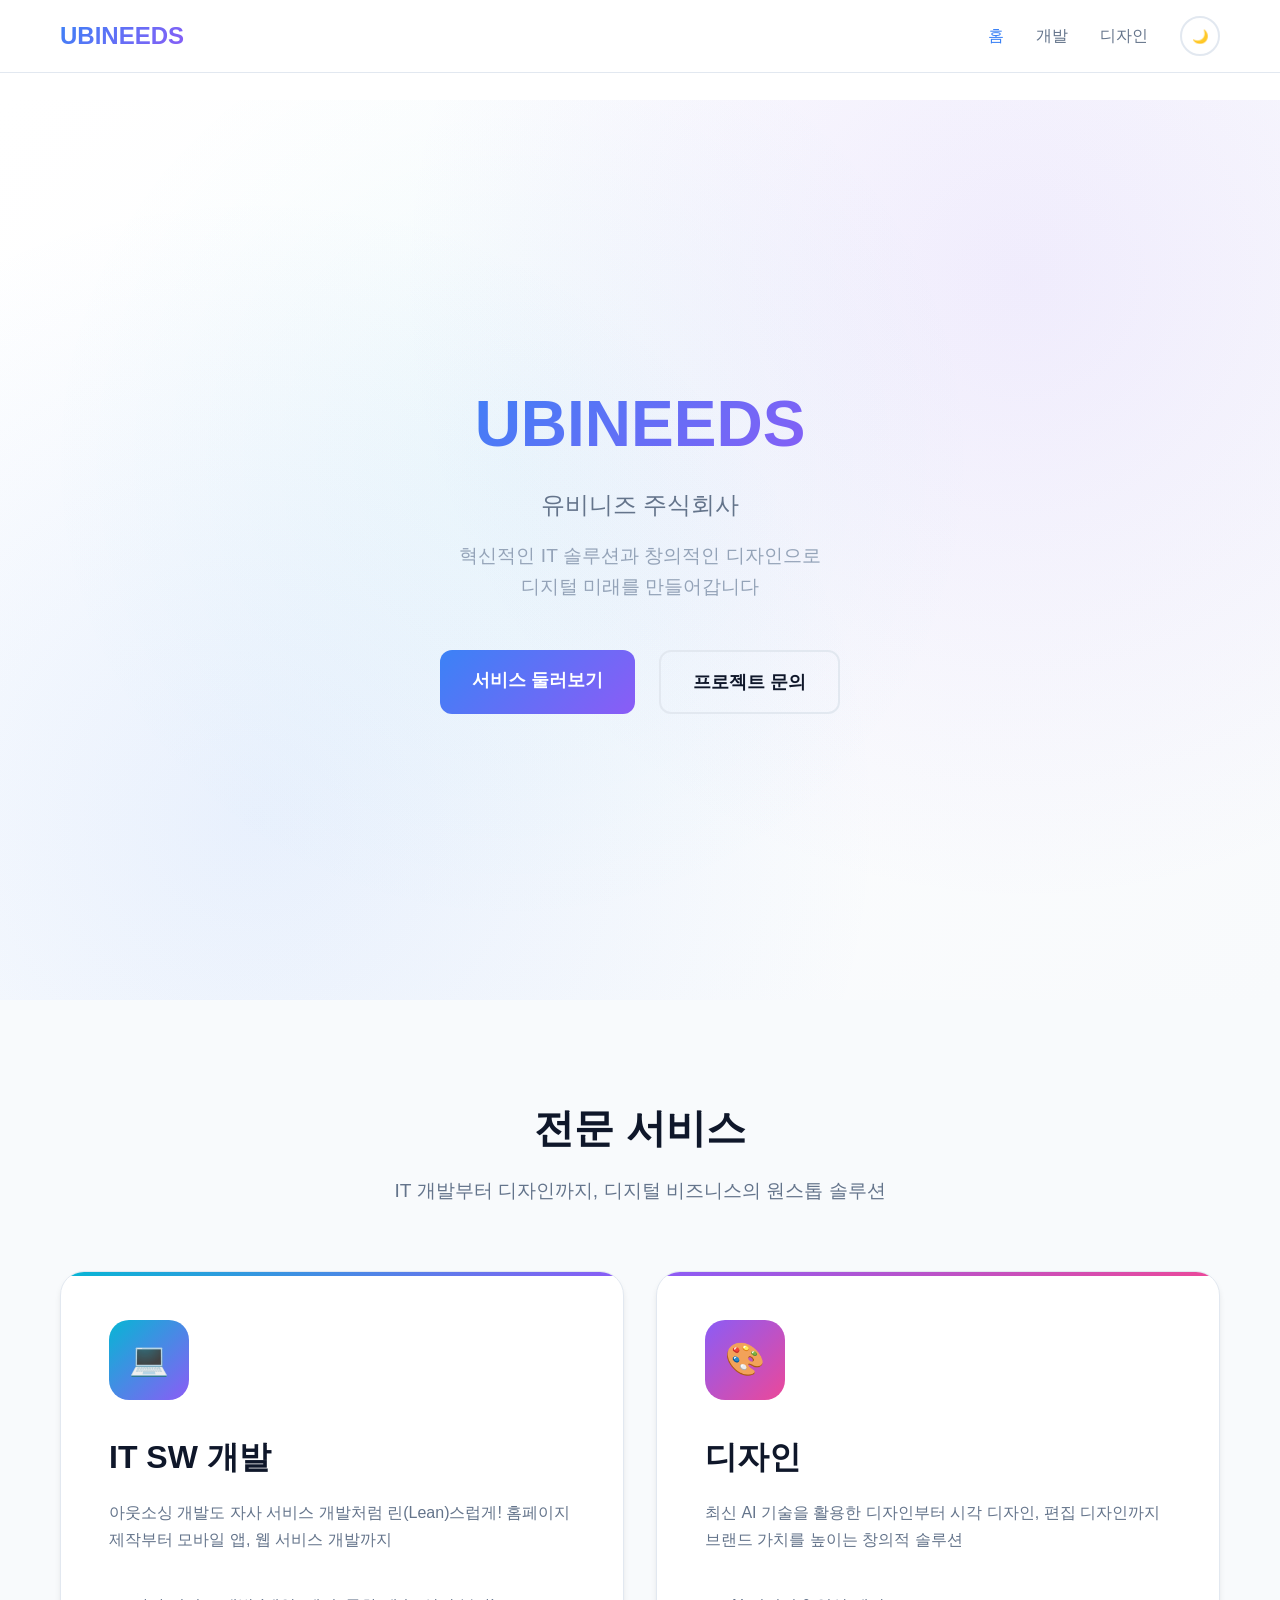
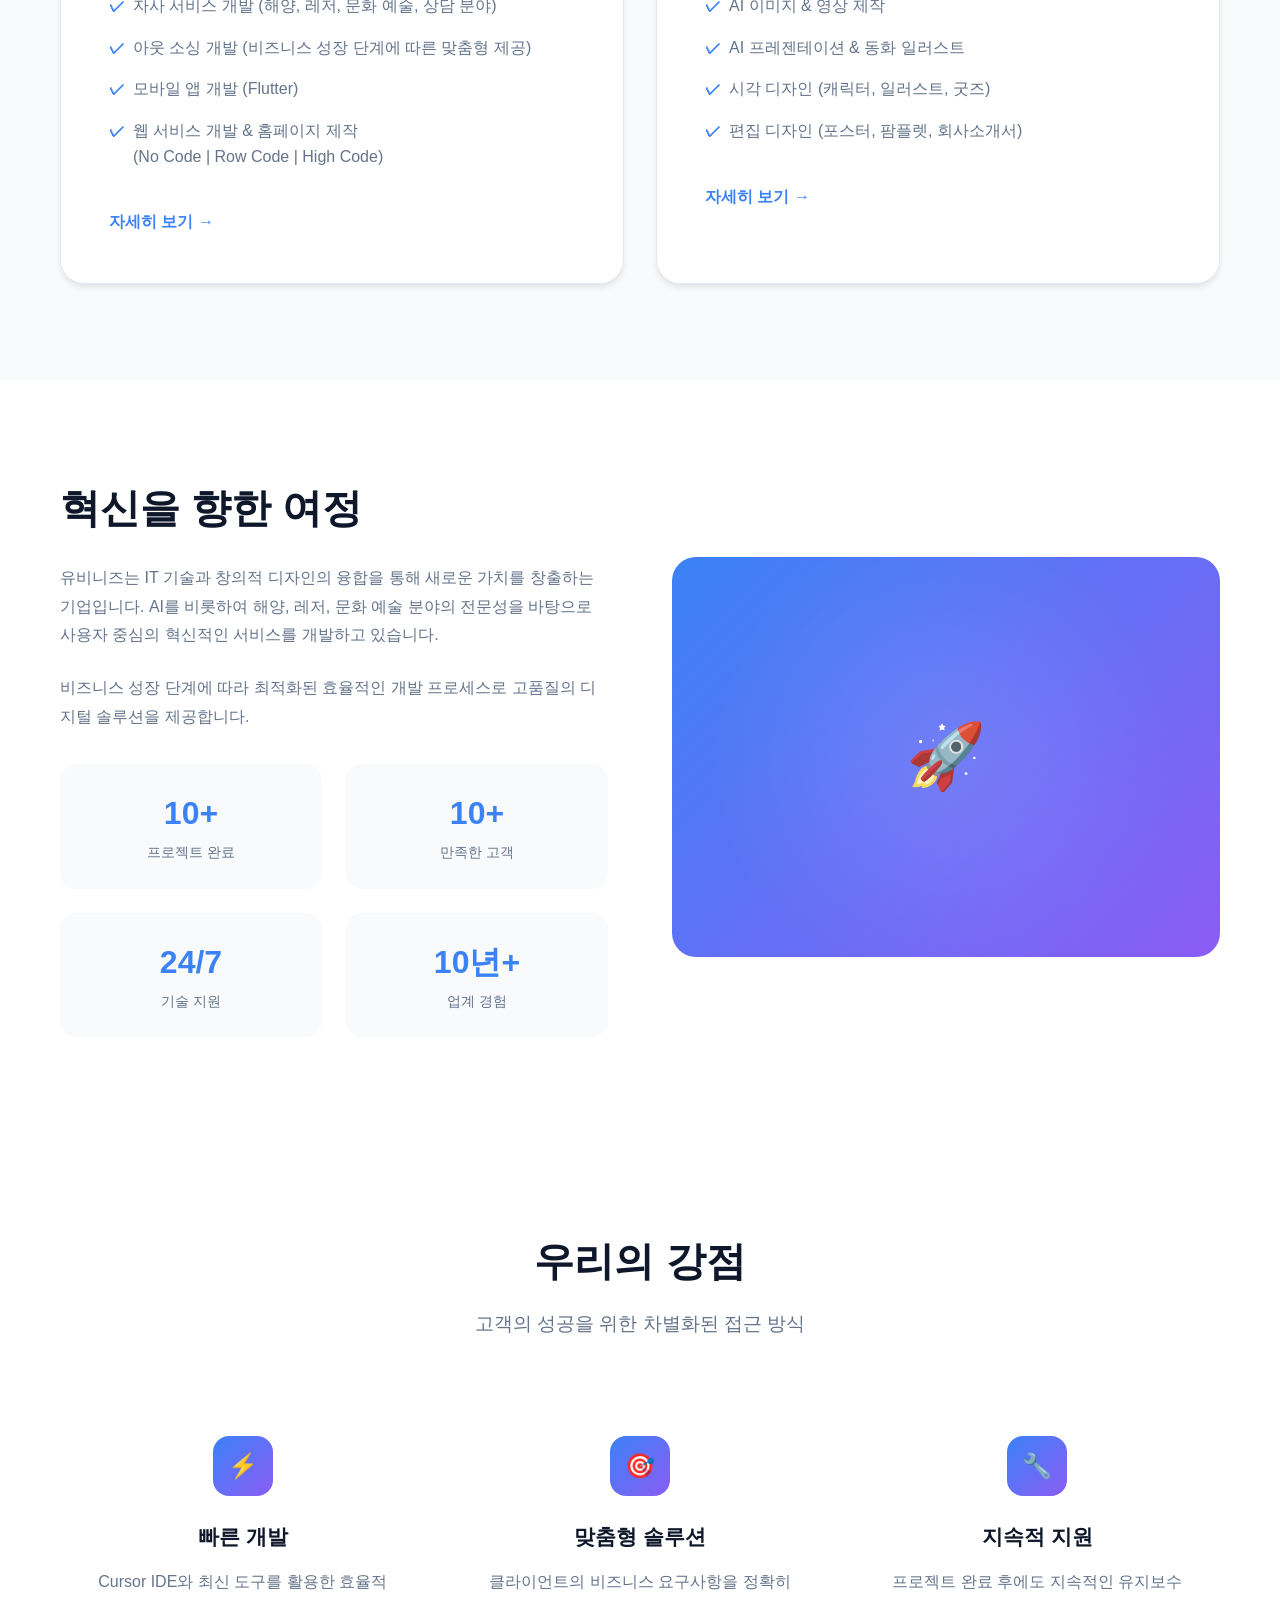
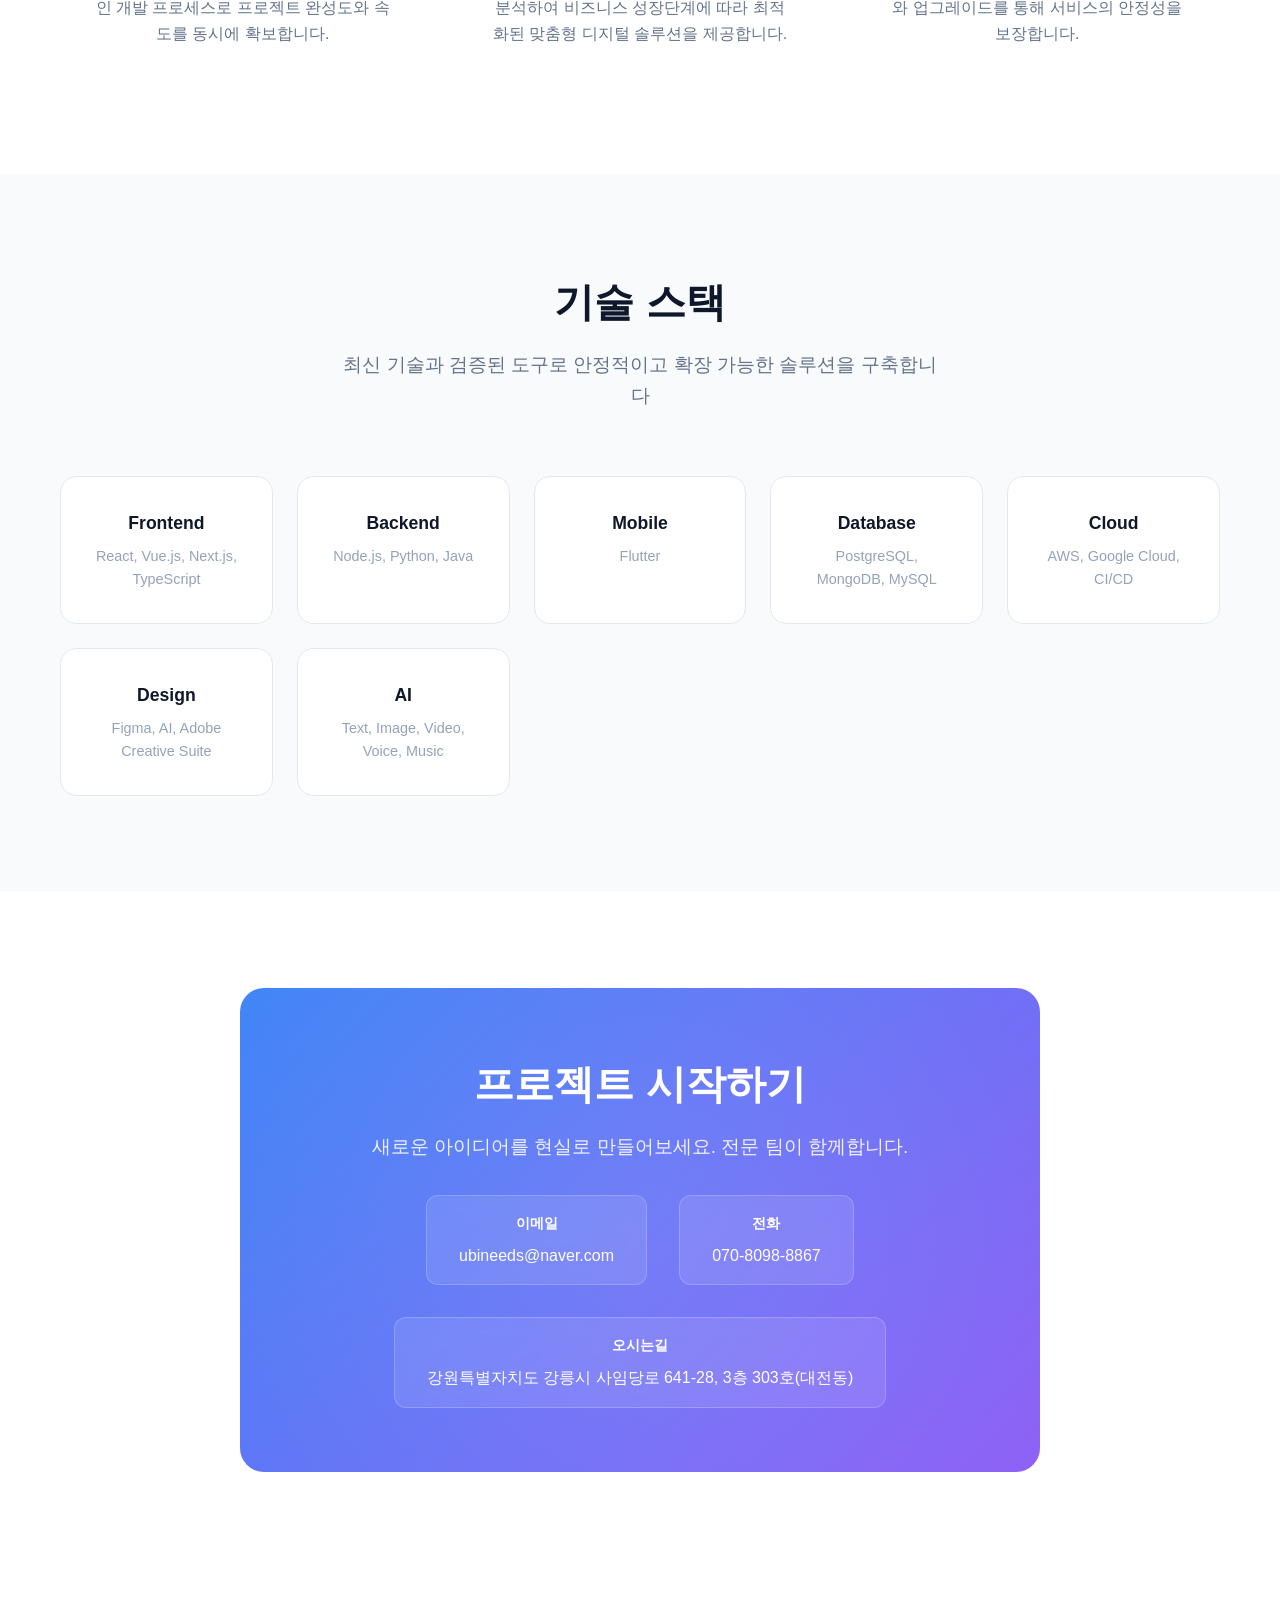
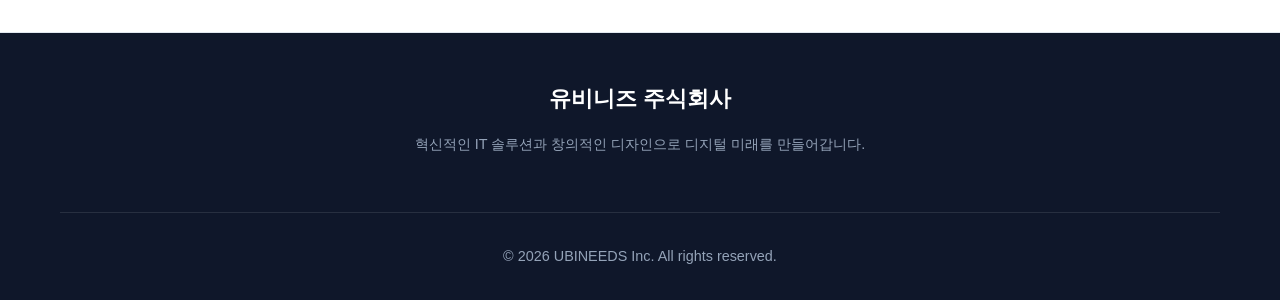
<file: index.html>
<!DOCTYPE html>
<html lang="ko">
<head>
    <meta charset="UTF-8">
    <meta name="viewport" content="width=device-width, initial-scale=1.0">
    <title>니즈가 실현되는 곳 - 유비니즈</title>
    <meta name="description" content="혁신적인 IT 솔루션과 창의적인 디자인으로 디지털 미래를 만들어가는 유비니즈 주식회사">

    <!-- Canonical / Open Graph / Twitter -->
    <link rel="canonical" href="https://ubineeds.com/">
    <meta property="og:type" content="website">
    <meta property="og:site_name" content="유비니즈">
    <meta property="og:locale" content="ko_KR">
    <meta property="og:url" content="https://ubineeds.com/">
    <meta property="og:title" content="니즈가 실현되는 곳 - 유비니즈">
    <meta property="og:description" content="혁신적인 IT 솔루션과 창의적인 디자인으로 디지털 미래를 만들어가는 유비니즈 주식회사">
    <meta property="og:image" content="https://ubineeds.com/assets/images/og-image.png">
    <meta property="og:image:width" content="1200">
    <meta property="og:image:height" content="630">
    <meta name="twitter:card" content="summary_large_image">
    <meta name="twitter:title" content="니즈가 실현되는 곳 - 유비니즈">
    <meta name="twitter:description" content="혁신적인 IT 솔루션과 창의적인 디자인으로 디지털 미래를 만들어가는 유비니즈 주식회사">
    <meta name="twitter:image" content="https://ubineeds.com/assets/images/og-image.png">
    <meta name="naver-site-verification" content="df850976756674e56e81d274dd036b8478f8e533" />
    
    <!-- Google Analytics 4 (GA4) -->
    <script async src="https://www.googletagmanager.com/gtag/js?id=G-EDT6WYXFVM"></script>
    <script>
        window.dataLayer = window.dataLayer || [];
        function gtag(){dataLayer.push(arguments);}
        gtag('js', new Date());
        gtag('config', 'G-EDT6WYXFVM');
    </script>
    
    <!-- CSS 파일들 (순서 중요) -->
    <link rel="stylesheet" href="assets/css/common.css">
    <link rel="stylesheet" href="assets/css/home.css">
</head>
<body>
    <header>
        <div class="container">
            <div class="header-content">
                <a href="#home" class="logo">UBINEEDS</a>
                <nav class="nav-links">
                    <a href="index.html" class="nav-home active">홈</a>
                    <a href="dev.html" class="nav-dev">개발</a>
                    <a href="design.html" class="nav-design">디자인</a>
                    <button class="theme-toggle">🌙</button>
                </nav>
                <button class="mobile-menu-toggle" aria-expanded="false" aria-label="메뉴 열기" role="button">☰</button>
            </div>
        </div>
    </header>

    <main>
        <!-- Hero Section -->
        <section class="hero" id="home">
            <div class="container">
                <div class="hero-content">
                    <h1 class="hero-title">UBINEEDS</h1>
                    <p class="hero-subtitle">유비니즈 주식회사</p>
                    <p class="hero-description">혁신적인 IT 솔루션과 창의적인 디자인으로<br>디지털 미래를 만들어갑니다</p>
                    <div class="hero-cta">
                        <a href="#services" class="cta-button cta-primary">서비스 둘러보기</a>
                        <a href="#contact" class="cta-button cta-secondary">프로젝트 문의</a>
                    </div>
                </div>
            </div>
        </section>

        <!-- Services Overview -->
        <section class="services-overview" id="services">
            <div class="container">
                <div class="section-header">
                    <h2 class="section-title animate-on-scroll">전문 서비스</h2>
                    <p class="section-subtitle animate-on-scroll">IT 개발부터 디자인까지, 디지털 비즈니스의 원스톱 솔루션</p>
                </div>
                
                <div class="services-grid">
                    <div class="service-card dev animate-on-scroll" onclick="window.location.href='dev.html'">
                        <div class="service-icon">💻</div>
                        <h3>IT SW 개발</h3>
                        <p>아웃소싱 개발도 자사 서비스 개발처럼 린(Lean)스럽게! 홈페이지 제작부터 모바일 앱, 웹 서비스 개발까지</p>
                        <ul class="service-features">
                            <li>자사 서비스 개발 (해양, 레저, 문화 예술, 상담 분야)</li>
                            <li>아웃 소싱 개발 (비즈니스 성장 단계에 따른 맞춤형 제공)</li>
                            <li>모바일 앱 개발 (Flutter)</li>
                            <li>웹 서비스 개발 & 홈페이지 제작<br>(No Code | Row Code | High Code)</li>
                        </ul>
                        <a href="dev.html" class="learn-more">자세히 보기 →</a>
                    </div>

                    <div class="service-card design animate-on-scroll" onclick="window.location.href='design.html'">
                        <div class="service-icon">🎨</div>
                        <h3>디자인</h3>
                        <p>최신 AI 기술을 활용한 디자인부터 시각 디자인, 편집 디자인까지 브랜드 가치를 높이는 창의적 솔루션</p>
                        <ul class="service-features">
                            <li>AI 이미지 & 영상 제작</li>
                            <li>AI 프레젠테이션 & 동화 일러스트</li>
                            <li>시각 디자인 (캐릭터, 일러스트, 굿즈)</li>
                            <li>편집 디자인 (포스터, 팜플렛, 회사소개서)</li>                                                                                    
                        </ul>
                        <a href="design.html" class="learn-more">자세히 보기 →</a>
                    </div>
                </div>
            </div>
        </section>

        <!-- About Section -->
        <section class="about" id="about">
            <div class="container">
                <div class="about-content">
                    <div class="about-text">
                        <h2 class="animate-on-scroll">혁신을 향한 여정</h2>
                        <p class="animate-on-scroll">유비니즈는 IT 기술과 창의적 디자인의 융합을 통해 새로운 가치를 창출하는 기업입니다. AI를 비롯하여 해양, 레저, 문화 예술 분야의 전문성을 바탕으로 사용자 중심의 혁신적인 서비스를 개발하고 있습니다.</p>
                        <p class="animate-on-scroll">비즈니스 성장 단계에 따라 최적화된 효율적인 개발 프로세스로 고품질의 디지털 솔루션을 제공합니다.</p>
                        <div class="about-stats">
                            <div class="stat-item animate-on-scroll">
                                <span class="stat-number" data-target="31">0</span>
                                <span class="stat-label">프로젝트 완료</span>
                            </div>
                            <div class="stat-item animate-on-scroll">
                                <span class="stat-number" data-target="31">0</span>
                                <span class="stat-label">만족한 고객</span>
                            </div>
                            <div class="stat-item animate-on-scroll">
                                <span class="stat-number">24/7</span>
                                <span class="stat-label">기술 지원</span>
                            </div>
                            <div class="stat-item animate-on-scroll">
                                <span class="stat-number">10년+</span>
                                <span class="stat-label">업계 경험</span>
                            </div>
                        </div>
                    </div>
                    <div class="about-visual animate-on-scroll">
                        🚀
                    </div>
                </div>
            </div>
        </section>

        <!-- Features Section -->
        <section class="features">
            <div class="container">
                <div class="section-header">
                    <h2 class="section-title animate-on-scroll">우리의 강점</h2>
                    <p class="section-subtitle animate-on-scroll">고객의 성공을 위한 차별화된 접근 방식</p>
                </div>
                
                <div class="features-grid">
                    <div class="feature-item animate-on-scroll">
                        <div class="feature-icon">⚡</div>
                        <h4>빠른 개발</h4>
                        <p>Cursor IDE와 최신 도구를 활용한 효율적인 개발 프로세스로 프로젝트 완성도와 속도를 동시에 확보합니다.</p>
                    </div>
                    <div class="feature-item animate-on-scroll">
                        <div class="feature-icon">🎯</div>
                        <h4>맞춤형 솔루션</h4>
                        <p>클라이언트의 비즈니스 요구사항을 정확히 분석하여 비즈니스 성장단계에 따라 최적화된 맞춤형 디지털 솔루션을 제공합니다.</p>
                    </div>
                    <div class="feature-item animate-on-scroll">
                        <div class="feature-icon">🔧</div>
                        <h4>지속적 지원</h4>
                        <p>프로젝트 완료 후에도 지속적인 유지보수와 업그레이드를 통해 서비스의 안정성을 보장합니다.</p>
                    </div>
                </div>
            </div>
        </section>

        <!-- Technologies -->
        <section class="technologies">
            <div class="container">
                <div class="section-header">
                    <h2 class="section-title animate-on-scroll">기술 스택</h2>
                    <p class="section-subtitle animate-on-scroll">최신 기술과 검증된 도구로 안정적이고 확장 가능한 솔루션을 구축합니다</p>
                </div>
                
                <div class="tech-grid">
                    <div class="tech-item animate-on-scroll">
                        <h4>Frontend</h4>
                        <p>React, Vue.js, Next.js, TypeScript</p>
                    </div>
                    <div class="tech-item animate-on-scroll">
                        <h4>Backend</h4>
                        <p>Node.js, Python, Java</p>
                    </div>
                    <div class="tech-item animate-on-scroll">
                        <h4>Mobile</h4>
                        <p>Flutter</p>
                    </div>
                    <div class="tech-item animate-on-scroll">
                        <h4>Database</h4>
                        <p>PostgreSQL, MongoDB, MySQL</p>
                    </div>
                    <div class="tech-item animate-on-scroll">
                        <h4>Cloud</h4>
                        <p>AWS, Google Cloud, CI/CD</p>
                    </div>
                    <div class="tech-item animate-on-scroll">
                        <h4>Design</h4>
                        <p>Figma, AI, Adobe Creative Suite</p>
                    </div>
                    <div class="tech-item animate-on-scroll">
                        <h4>AI</h4>
                        <p>Text, Image, Video, Voice, Music</p>
                    </div>
                </div>
            </div>
        </section>

        <!-- Contact CTA -->
        <section class="contact-cta" id="contact">
            <div class="container">
                <div class="cta-content animate-on-scroll">
                    <h2>프로젝트 시작하기</h2>
                    <p>새로운 아이디어를 현실로 만들어보세요. 전문 팀이 함께합니다.</p>
                    <div class="contact-info">
                        <div class="contact-item">
                            <strong>이메일</strong>
                            <span>ubineeds@naver.com</span>
                        </div>
                        <div class="contact-item">
                            <strong>전화</strong>
                            <span>070-8098-8867</span>
                        </div>
                        <div class="contact-item">
                            <strong>오시는길</strong>
                            <span>강원특별자치도 강릉시 사임당로 641-28, 3층 303호(대전동)</span>
                        </div>
                    </div>
                </div>
            </div>
        </section>
    </main>

    <!-- Footer will be dynamically loaded -->
    <div id="footer-placeholder"></div>

    <!-- JavaScript 파일들 (순서 중요) -->
    <script src="assets/js/analytics.js"></script>
    <script src="assets/js/common.js"></script>
    <script src="assets/js/footer.js"></script>
    <script src="assets/js/home.js"></script>
</body>
</html>
</file>
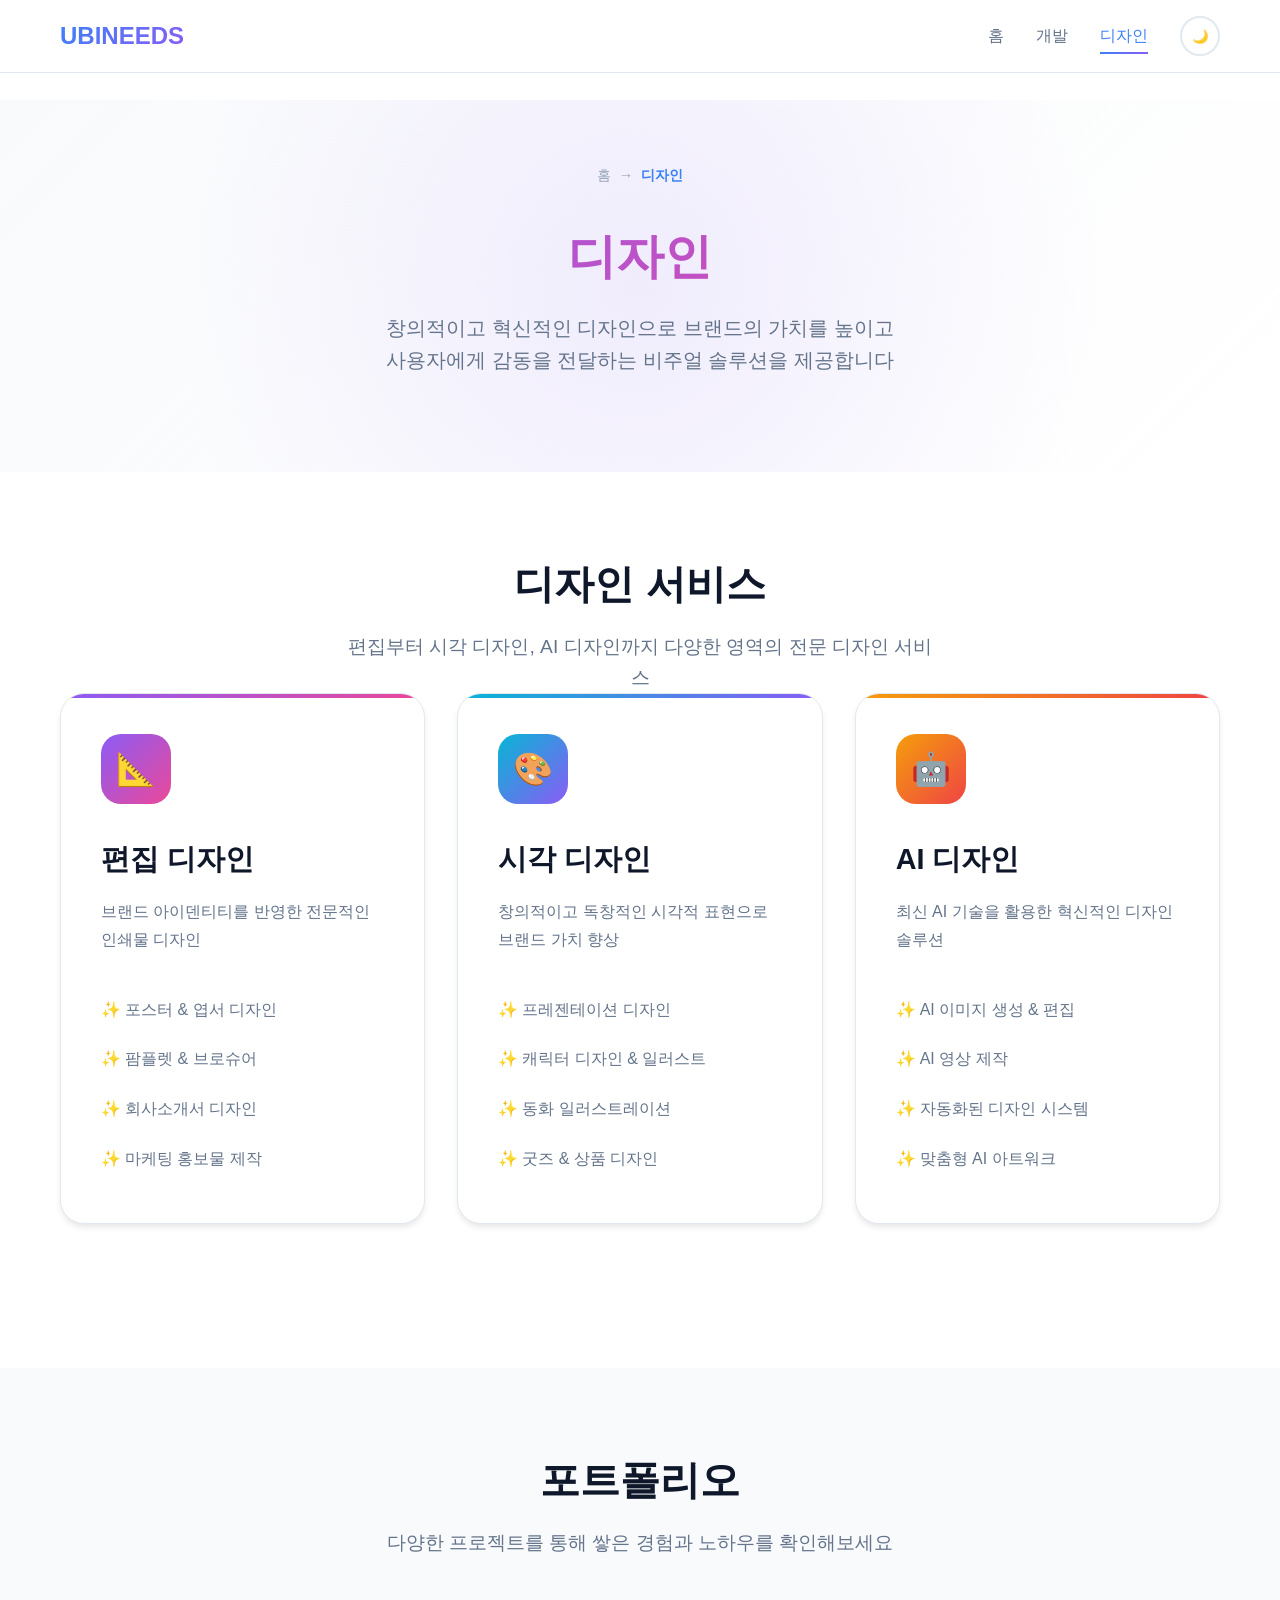
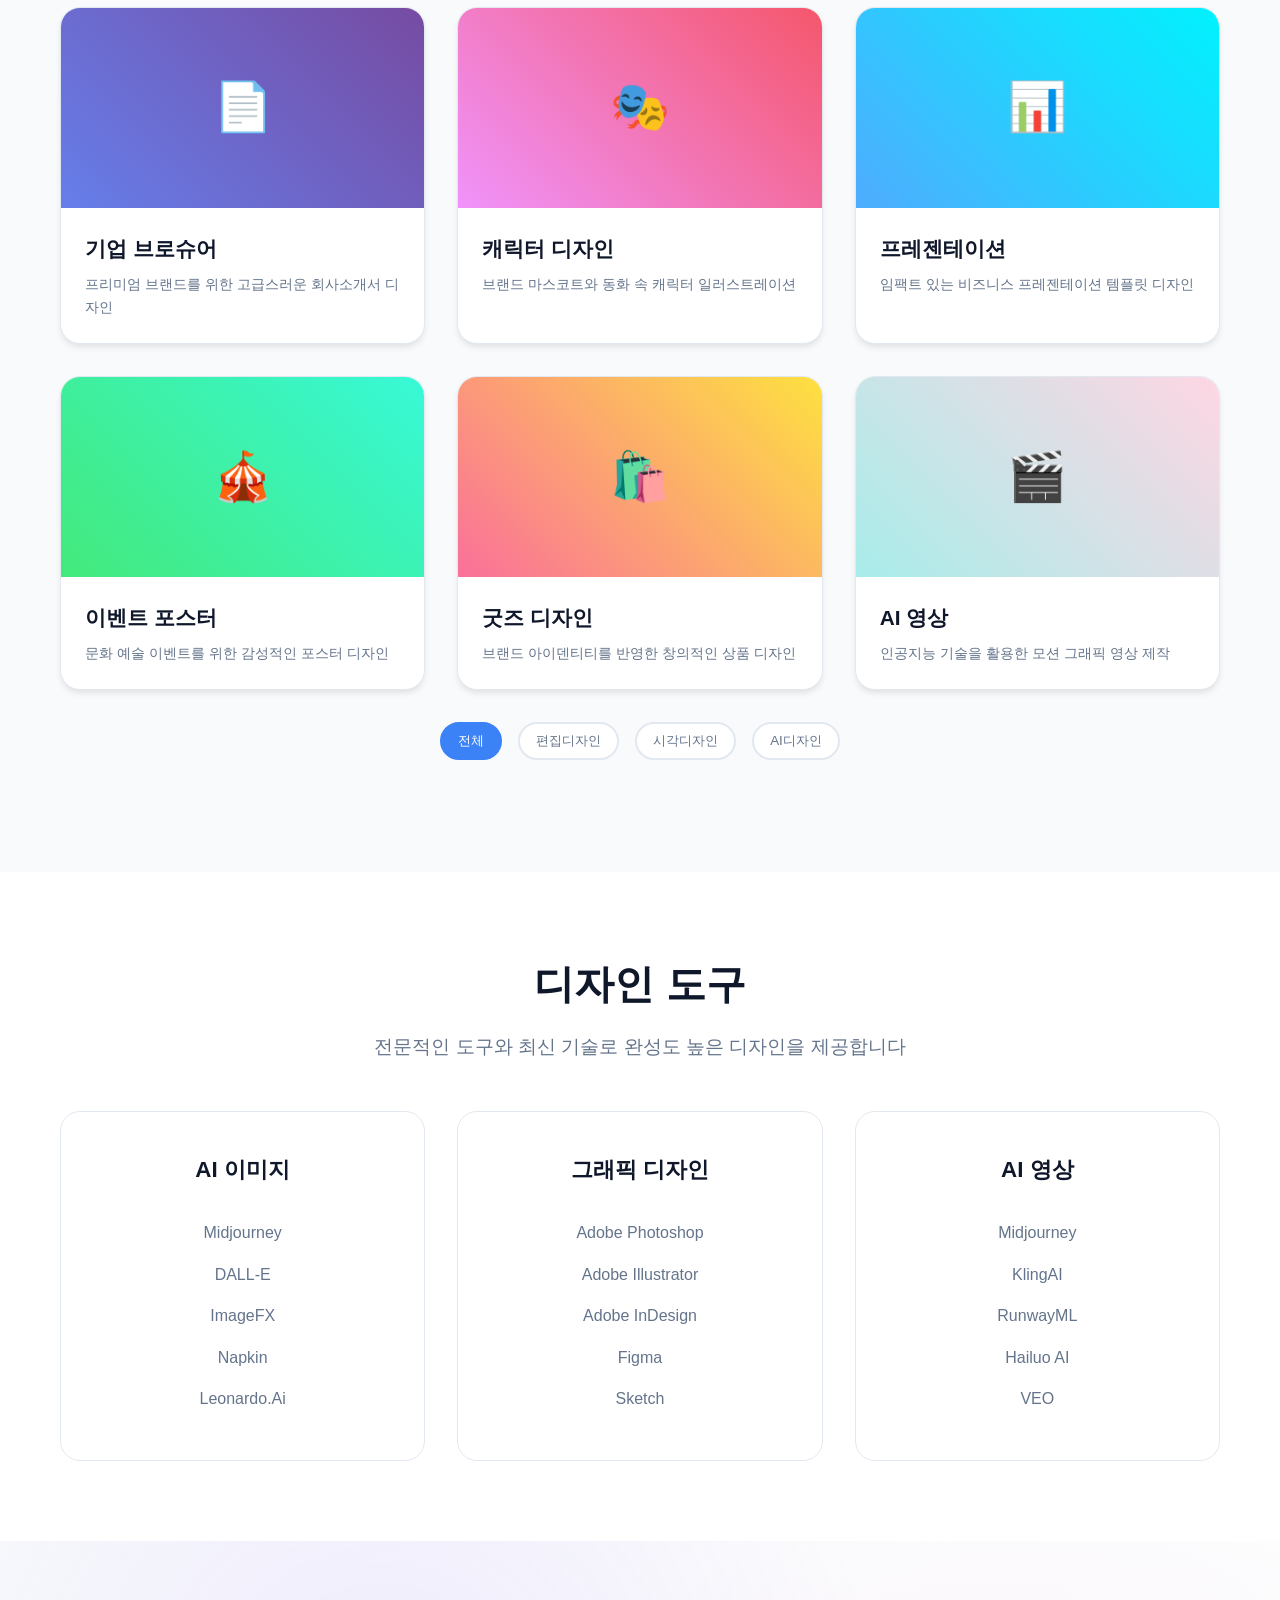
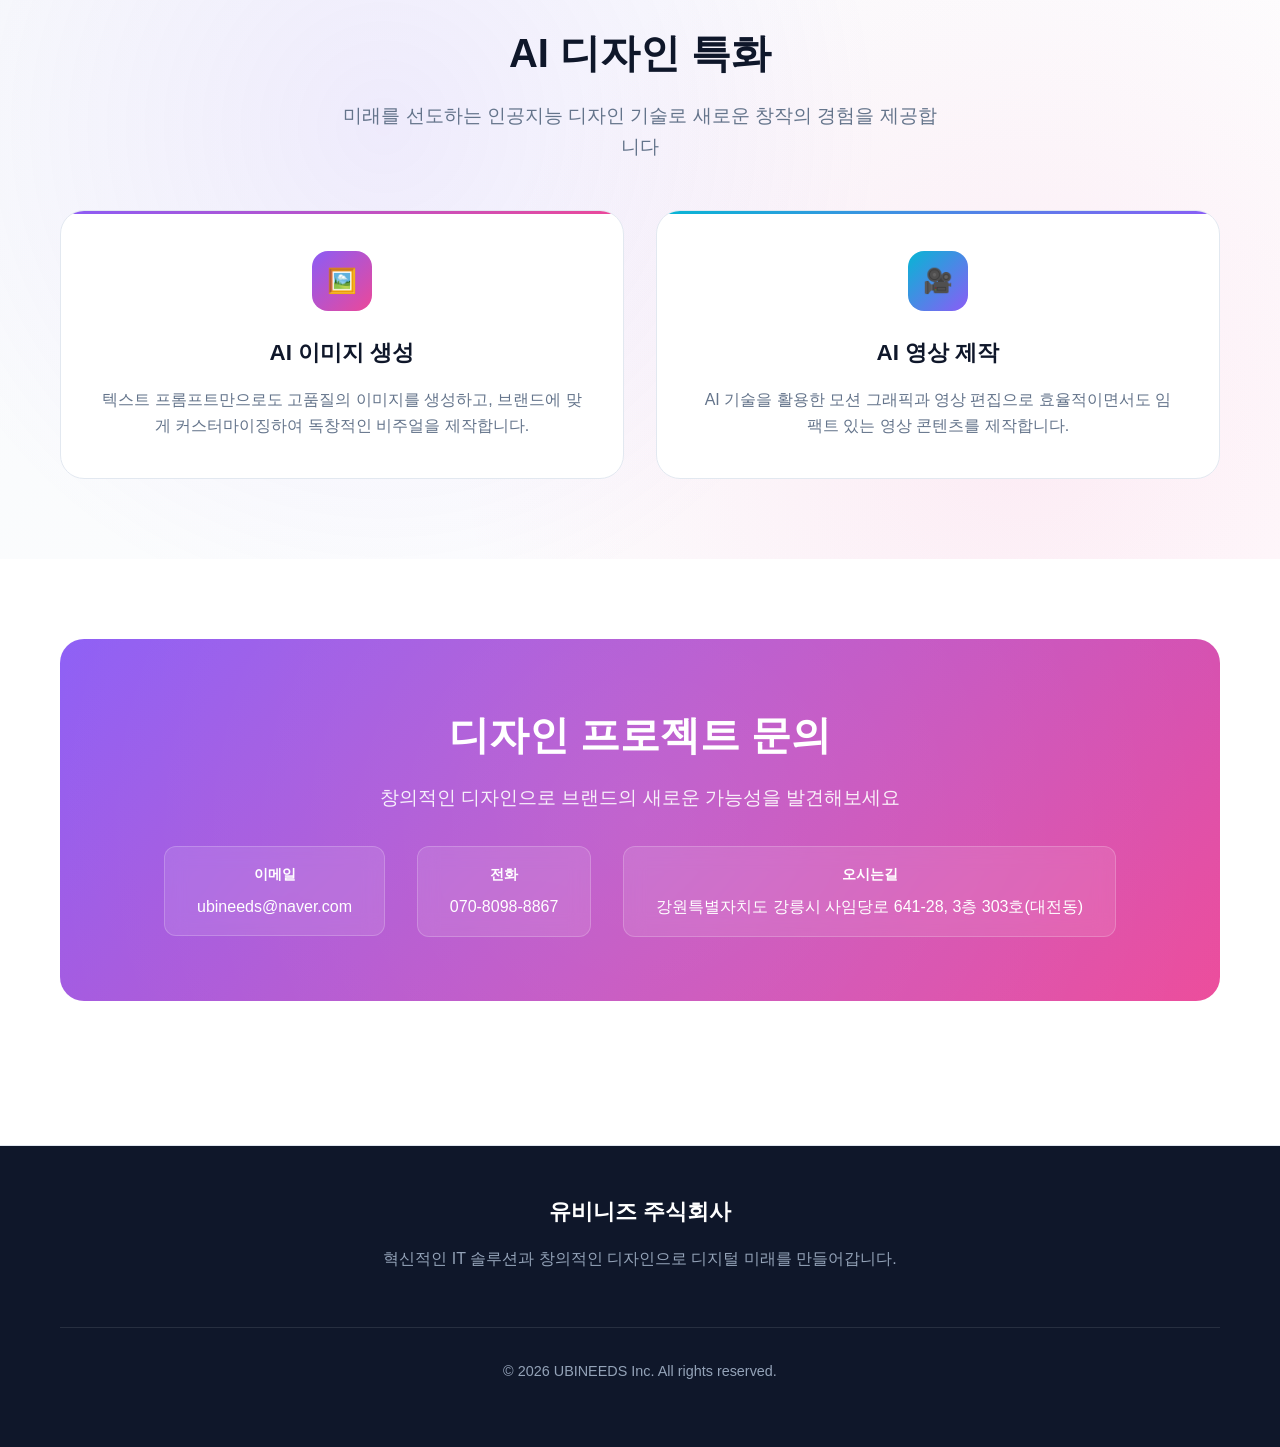
<file: design.html>
<!DOCTYPE html>
<html lang="ko">
<head>
    <meta charset="UTF-8">
    <meta name="viewport" content="width=device-width, initial-scale=1.0">
    <title>디자인 - 유비니즈</title>
    <meta name="description" content="창의적이고 혁신적인 디자인으로 브랜드의 가치를 높이고 사용자에게 감동을 전달하는 비주얼 솔루션을 제공합니다">

    <!-- Canonical / Open Graph / Twitter -->
    <link rel="canonical" href="https://ubineeds.com/design.html">
    <meta property="og:type" content="website">
    <meta property="og:site_name" content="유비니즈">
    <meta property="og:locale" content="ko_KR">
    <meta property="og:url" content="https://ubineeds.com/design.html">
    <meta property="og:title" content="디자인 - 유비니즈">
    <meta property="og:description" content="창의적이고 혁신적인 디자인으로 브랜드의 가치를 높이고 사용자에게 감동을 전달하는 비주얼 솔루션을 제공합니다">
    <meta property="og:image" content="https://ubineeds.com/assets/images/og-image.png">
    <meta property="og:image:width" content="1200">
    <meta property="og:image:height" content="630">
    <meta name="twitter:card" content="summary_large_image">
    <meta name="twitter:title" content="디자인 - 유비니즈">
    <meta name="twitter:description" content="창의적이고 혁신적인 디자인으로 브랜드의 가치를 높이고 사용자에게 감동을 전달하는 비주얼 솔루션을 제공합니다">
    <meta name="twitter:image" content="https://ubineeds.com/assets/images/og-image.png">
    
    <!-- Google Analytics 4 (GA4) -->
    <script async src="https://www.googletagmanager.com/gtag/js?id=G-EDT6WYXFVM"></script>
    <script>
        window.dataLayer = window.dataLayer || [];
        function gtag(){dataLayer.push(arguments);}
        gtag('js', new Date());
        gtag('config', 'G-EDT6WYXFVM');
    </script>
    
    <!-- CSS 파일들 (순서 중요) -->
    <link rel="stylesheet" href="assets/css/common.css">
    <link rel="stylesheet" href="assets/css/design.css">
</head>
<body>
    <header>
        <div class="container">
            <div class="header-content">
                <a href="index.html" class="logo">UBINEEDS</a>
                <nav class="nav-links">
                    <a href="index.html" class="nav-home">홈</a>
                    <a href="dev.html" class="nav-dev">개발</a>
                    <a href="design.html" class="nav-design" style="color: var(--accent-color);">디자인</a>
                    <button class="theme-toggle">🌙</button>
                </nav>
                <button class="mobile-menu-toggle">☰</button>
            </div>
        </div>
    </header>

    <main>
        <section class="hero">
            <div class="container">
                <div class="hero-content">
                    <div class="breadcrumb">
                        <span>홈</span>
                        <span>→</span>
                        <span class="current">디자인</span>
                    </div>
                    <h1>디자인</h1>
                    <p>창의적이고 혁신적인 디자인으로 브랜드의 가치를 높이고<br>사용자에게 감동을 전달하는 비주얼 솔루션을 제공합니다</p>
                </div>
            </div>
        </section>

        <section class="services">
            <div class="container">
                <h2 class="section-title">디자인 서비스</h2>
                <p class="section-subtitle">편집부터 시각 디자인, AI 디자인까지 다양한 영역의 전문 디자인 서비스</p>
                
                <div class="services-grid">
                    <div class="service-card gradient-1">
                        <div class="service-icon">📐</div>
                        <h3>편집 디자인</h3>
                        <p>브랜드 아이덴티티를 반영한 전문적인 인쇄물 디자인</p>
                        <ul class="service-items">
                            <li>포스터 & 엽서 디자인</li>
                            <li>팜플렛 & 브로슈어</li>
                            <li>회사소개서 디자인</li>
                            <li>마케팅 홍보물 제작</li>
                        </ul>
                    </div>

                    <div class="service-card gradient-2">
                        <div class="service-icon">🎨</div>
                        <h3>시각 디자인</h3>
                        <p>창의적이고 독창적인 시각적 표현으로 브랜드 가치 향상</p>
                        <ul class="service-items">
                            <li>프레젠테이션 디자인</li>
                            <li>캐릭터 디자인 & 일러스트</li>
                            <li>동화 일러스트레이션</li>
                            <li>굿즈 & 상품 디자인</li>
                        </ul>
                    </div>

                    <div class="service-card gradient-3">
                        <div class="service-icon">🤖</div>
                        <h3>AI 디자인</h3>
                        <p>최신 AI 기술을 활용한 혁신적인 디자인 솔루션</p>
                        <ul class="service-items">
                            <li>AI 이미지 생성 & 편집</li>
                            <li>AI 영상 제작</li>
                            <li>자동화된 디자인 시스템</li>
                            <li>맞춤형 AI 아트워크</li>
                        </ul>
                    </div>
                </div>
            </div>
        </section>

        <section class="portfolio">
            <div class="container">
                <h2 class="section-title">포트폴리오</h2>
                <p class="section-subtitle">다양한 프로젝트를 통해 쌓은 경험과 노하우를 확인해보세요</p>
                
                <div class="portfolio-grid">
                    <div class="portfolio-item">
                        <div class="portfolio-image">📄</div>
                        <div class="portfolio-content">
                            <h4>기업 브로슈어</h4>
                            <p>프리미엄 브랜드를 위한 고급스러운 회사소개서 디자인</p>
                        </div>
                    </div>

                    <div class="portfolio-item">
                        <div class="portfolio-image">🎭</div>
                        <div class="portfolio-content">
                            <h4>캐릭터 디자인</h4>
                            <p>브랜드 마스코트와 동화 속 캐릭터 일러스트레이션</p>
                        </div>
                    </div>

                    <div class="portfolio-item">
                        <div class="portfolio-image">📊</div>
                        <div class="portfolio-content">
                            <h4>프레젠테이션</h4>
                            <p>임팩트 있는 비즈니스 프레젠테이션 템플릿 디자인</p>
                        </div>
                    </div>

                    <div class="portfolio-item">
                        <div class="portfolio-image">🎪</div>
                        <div class="portfolio-content">
                            <h4>이벤트 포스터</h4>
                            <p>문화 예술 이벤트를 위한 감성적인 포스터 디자인</p>
                        </div>
                    </div>

                    <div class="portfolio-item">
                        <div class="portfolio-image">🛍️</div>
                        <div class="portfolio-content">
                            <h4>굿즈 디자인</h4>
                            <p>브랜드 아이덴티티를 반영한 창의적인 상품 디자인</p>
                        </div>
                    </div>

                    <div class="portfolio-item">
                        <div class="portfolio-image">🎬</div>
                        <div class="portfolio-content">
                            <h4>AI 영상</h4>
                            <p>인공지능 기술을 활용한 모션 그래픽 영상 제작</p>
                        </div>
                    </div>
                </div>
            </div>
        </section>

        <section class="tools">
            <div class="container">
                <h2 class="section-title">디자인 도구</h2>
                <p class="section-subtitle">전문적인 도구와 최신 기술로 완성도 높은 디자인을 제공합니다</p>
                
                <div class="tools-grid">
                    <div class="tools-category">
                        <h4>AI 이미지</h4>
                        <ul class="tools-list">
                            <li>Midjourney</li>
                            <li>DALL-E</li>
                            <li>ImageFX</li>
                            <li>Napkin</li>
                            <li>Leonardo.Ai</li>
                        </ul>
                    </div>

                    <div class="tools-category">
                        <h4>그래픽 디자인</h4>
                        <ul class="tools-list">
                            <li>Adobe Photoshop</li>
                            <li>Adobe Illustrator</li>
                            <li>Adobe InDesign</li>
                            <li>Figma</li>
                            <li>Sketch</li>
                        </ul>
                    </div>
                    
                    <div class="tools-category">
                        <h4>AI 영상</h4>
                        <ul class="tools-list">
                            <li>Midjourney</li>
                            <li>KlingAI</li>
                            <li>RunwayML</li>
                            <li>Hailuo AI</li>
                            <li>VEO</li>
                        </ul>
                    </div>


                </div>
            </div>
        </section>

        <section class="ai-section">
            <div class="container">
                <div class="ai-content">
                    <h2 class="section-title">AI 디자인 특화</h2>
                    <p class="section-subtitle">미래를 선도하는 인공지능 디자인 기술로 새로운 창작의 경험을 제공합니다</p>
                    
                    <div class="ai-features">
                        <div class="ai-feature">
                            <div class="ai-icon">🖼️</div>
                            <h4>AI 이미지 생성</h4>
                            <p>텍스트 프롬프트만으로도 고품질의 이미지를 생성하고, 브랜드에 맞게 커스터마이징하여 독창적인 비주얼을 제작합니다.</p>
                        </div>

                        <div class="ai-feature">
                            <div class="ai-icon">🎥</div>
                            <h4>AI 영상 제작</h4>
                            <p>AI 기술을 활용한 모션 그래픽과 영상 편집으로 효율적이면서도 임팩트 있는 영상 콘텐츠를 제작합니다.</p>
                        </div>
                    </div>
                </div>
            </div>
        </section>

        <section class="cta">
            <div class="container">
                <div class="cta-content animate-on-scroll">
                    <h2>디자인 프로젝트 문의</h2>
                    <p>창의적인 디자인으로 브랜드의 새로운 가능성을 발견해보세요</p>
                    <div class="contact-info">
                        <div class="contact-item">
                            <strong>이메일</strong>
                            <span>ubineeds@naver.com</span>
                        </div>
                        <div class="contact-item">
                            <strong>전화</strong>
                            <span>070-8098-8867</span>
                        </div>
                        <div class="contact-item">
                            <strong>오시는길</strong>
                            <span>강원특별자치도 강릉시 사임당로 641-28, 3층 303호(대전동)</span>
                        </div>
                    </div>
                </div>
            </div>
        </section>
    </main>

    <!-- Footer will be dynamically loaded -->
    <div id="footer-placeholder"></div>

    <!-- JavaScript 파일들 (순서 중요) -->
    <script src="assets/js/analytics.js"></script>
    <script src="assets/js/common.js"></script>
    <script src="assets/js/footer.js"></script>
    <script src="assets/js/design.js"></script>
</body>
</html>
</file>
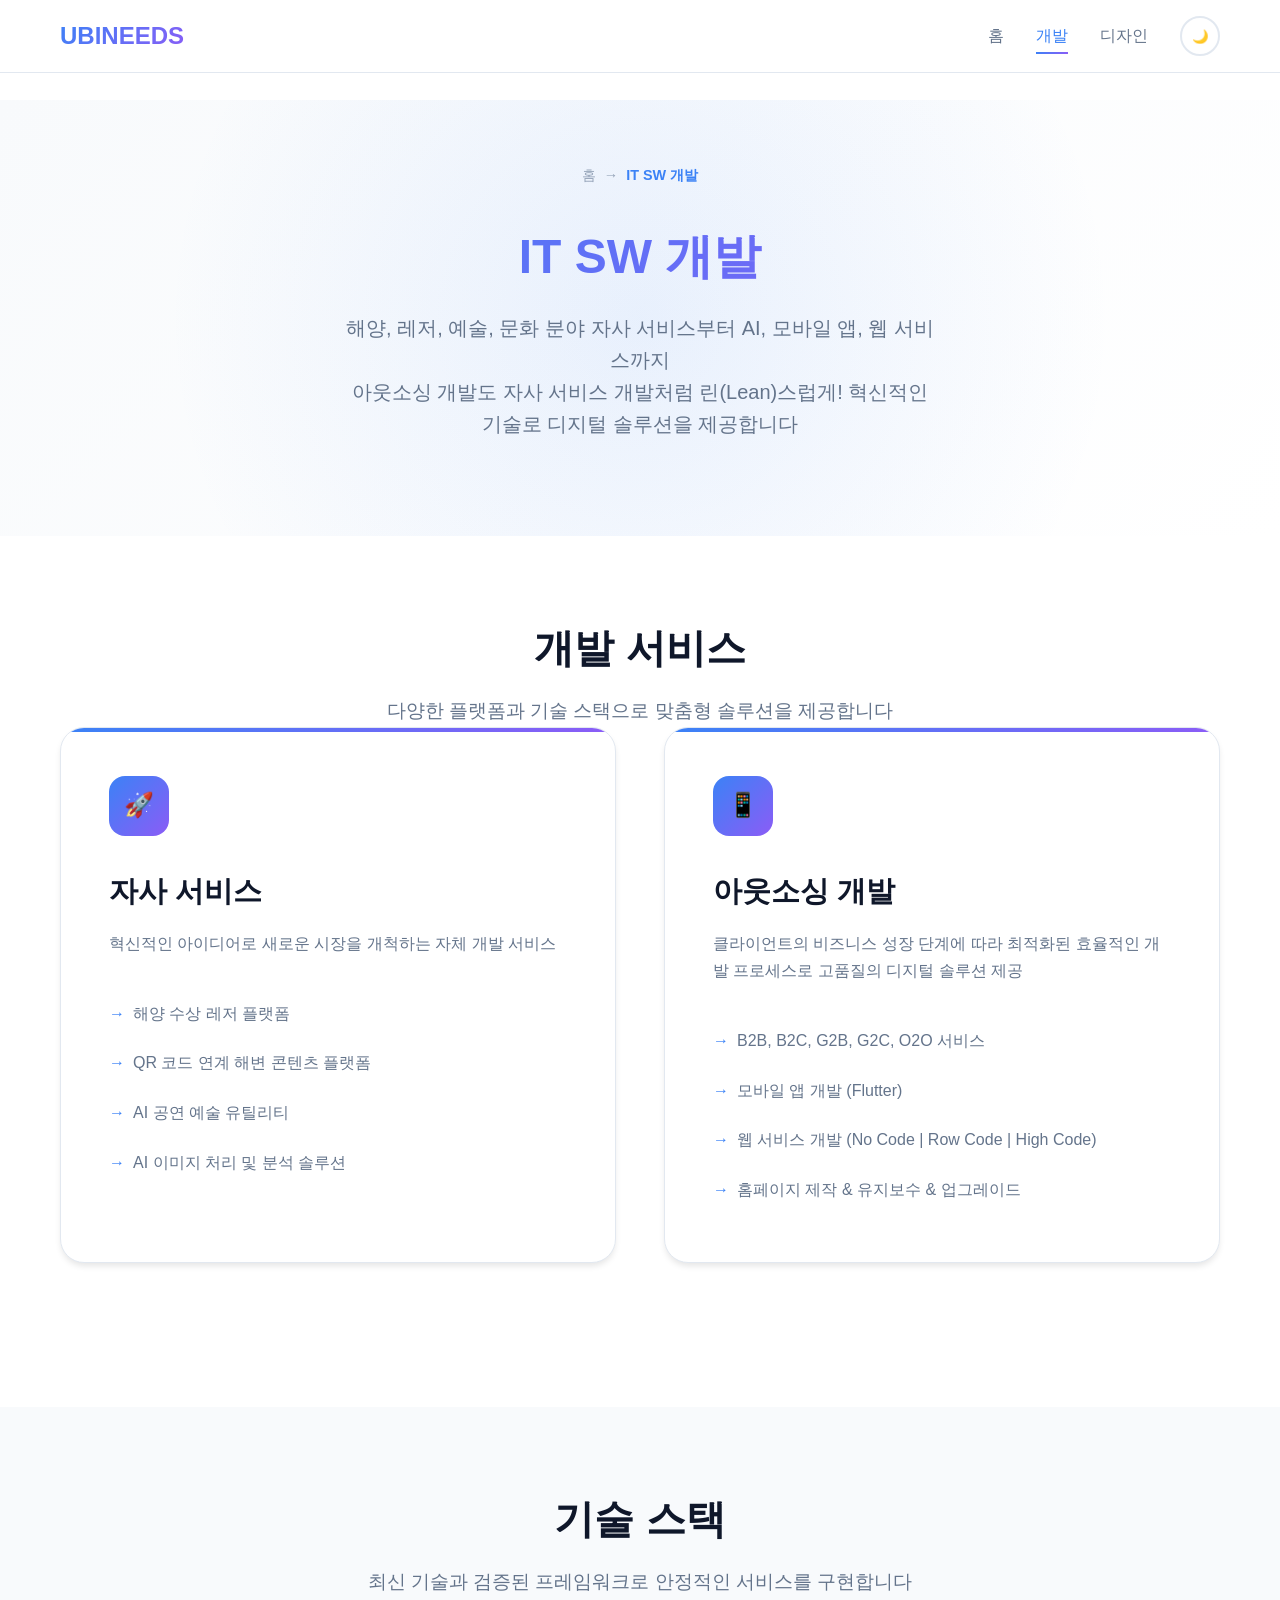
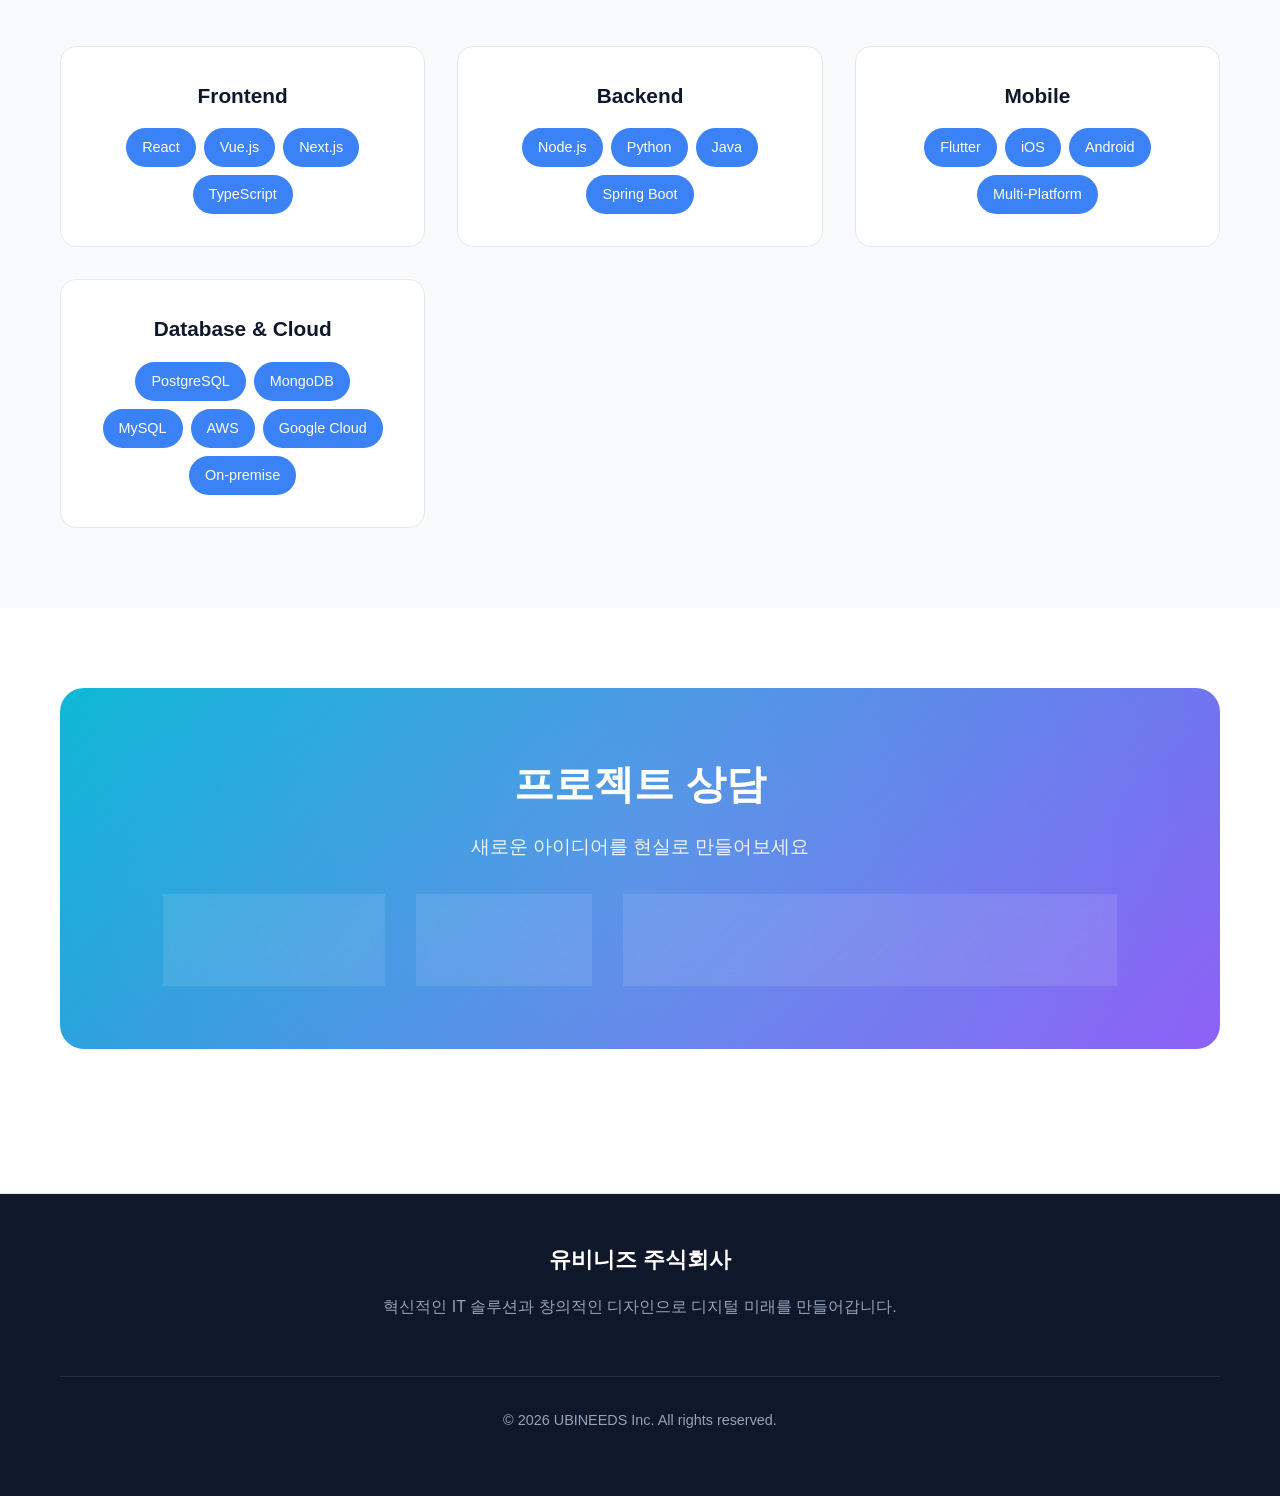
<file: dev.html>
<!DOCTYPE html>
<html lang="ko">
<head>
    <meta charset="UTF-8">
    <meta name="viewport" content="width=device-width, initial-scale=1.0">
    <title>IT SW 개발 - UBINEEDS Inc.</title>
    <meta name="description" content="해양, 레저, 예술, 문화 분야 자사 서비스부터 AI, 모바일 앱, 웹 서비스까지 혁신적인 기술로 디지털 솔루션을 제공합니다">

    <!-- Canonical / Open Graph / Twitter -->
    <link rel="canonical" href="https://ubineeds.com/dev.html">
    <meta property="og:type" content="website">
    <meta property="og:site_name" content="유비니즈">
    <meta property="og:locale" content="ko_KR">
    <meta property="og:url" content="https://ubineeds.com/dev.html">
    <meta property="og:title" content="IT SW 개발 - 유비니즈">
    <meta property="og:description" content="해양, 레저, 예술, 문화 분야 자사 서비스부터 AI, 모바일 앱, 웹 서비스까지 혁신적인 기술로 디지털 솔루션을 제공합니다">
    <meta property="og:image" content="https://ubineeds.com/assets/images/og-image.png">
    <meta property="og:image:width" content="1200">
    <meta property="og:image:height" content="630">
    <meta name="twitter:card" content="summary_large_image">
    <meta name="twitter:title" content="IT SW 개발 - 유비니즈">
    <meta name="twitter:description" content="해양, 레저, 예술, 문화 분야 자사 서비스부터 AI, 모바일 앱, 웹 서비스까지 혁신적인 기술로 디지털 솔루션을 제공합니다">
    <meta name="twitter:image" content="https://ubineeds.com/assets/images/og-image.png">
    
    <!-- Google Analytics 4 (GA4) -->
    <script async src="https://www.googletagmanager.com/gtag/js?id=G-EDT6WYXFVM"></script>
    <script>
        window.dataLayer = window.dataLayer || [];
        function gtag(){dataLayer.push(arguments);}
        gtag('js', new Date());
        gtag('config', 'G-EDT6WYXFVM');
    </script>
    
    <!-- CSS 파일들 (순서 중요) -->
    <link rel="stylesheet" href="assets/css/common.css">
    <link rel="stylesheet" href="assets/css/dev.css">
</head>
<body>
    <header>
        <div class="container">
            <div class="header-content">
                <a href="index.html" class="logo">UBINEEDS</a>
                <nav class="nav-links">
                    <a href="index.html" class="nav-home">홈</a>
                    <a href="dev.html" class="nav-dev" style="color: var(--accent-color);">개발</a>
                    <a href="design.html" class="nav-design">디자인</a>
                    <button class="theme-toggle">🌙</button>
                </nav>
                <button class="mobile-menu-toggle">☰</button>
            </div>
        </div>
    </header>

    <main>
        <section class="hero">
            <div class="container">
                <div class="hero-content">
                    <div class="breadcrumb">
                        <span>홈</span>
                        <span>→</span>
                        <span class="current">IT SW 개발</span>
                    </div>
                    <h1>IT SW 개발</h1>
                    <p>해양, 레저, 예술, 문화 분야 자사 서비스부터 AI, 모바일 앱, 웹 서비스까지<br>아웃소싱 개발도 자사 서비스 개발처럼 린(Lean)스럽게! 혁신적인 기술로 디지털 솔루션을 제공합니다</p>
                </div>
            </div>
        </section>

        <section class="services">
            <div class="container">
                <h2 class="section-title">개발 서비스</h2>
                <p class="section-subtitle">다양한 플랫폼과 기술 스택으로 맞춤형 솔루션을 제공합니다</p>
                
                <div class="services-grid">
                    <div class="service-card">
                        <div class="service-icon">🚀</div>
                        <h3>자사 서비스</h3>
                        <p>혁신적인 아이디어로 새로운 시장을 개척하는 자체 개발 서비스</p>
                        <ul class="service-items">
                            <li>해양 수상 레저 플랫폼</li>
                            <li>QR 코드 연계 해변 콘텐츠 플랫폼</li>
                            <li>AI 공연 예술 유틸리티</li>
                            <li>AI 이미지 처리 및 분석 솔루션</li>
                        </ul>
                    </div>

                    <div class="service-card">
                        <div class="service-icon">📱</div>
                        <h3>아웃소싱 개발</h3>
                        <p>클라이언트의 비즈니스 성장 단계에 따라 최적화된 효율적인 개발 프로세스로 고품질의 디지털 솔루션 제공</p>
                        <ul class="service-items">
                            <li>B2B, B2C, G2B, G2C, O2O 서비스</li>
                            <li>모바일 앱 개발 (Flutter)</li>
                            <li>웹 서비스 개발 (No Code | Row Code | High Code)</li>
                            <li>홈페이지 제작 & 유지보수 & 업그레이드</li>
                          </ul>
                    </div>
                </div>
            </div>
        </section>

        <section class="tech-stack">
            <div class="container">
                <h2 class="section-title">기술 스택</h2>
                <p class="section-subtitle">최신 기술과 검증된 프레임워크로 안정적인 서비스를 구현합니다</p>
                
                <div class="tech-grid">
                    <div class="tech-category">
                        <h4>Frontend</h4>
                        <div class="tech-tags">
                            <span class="tech-tag">React</span>
                            <span class="tech-tag">Vue.js</span>
                            <span class="tech-tag">Next.js</span>
                            <span class="tech-tag">TypeScript</span>
                        </div>
                    </div>

                    <div class="tech-category">
                        <h4>Backend</h4>
                        <div class="tech-tags">
                            <span class="tech-tag">Node.js</span>
                            <span class="tech-tag">Python</span>
                            <span class="tech-tag">Java</span>
                            <span class="tech-tag">Spring Boot</span>
                        </div>
                    </div>

                    <div class="tech-category">
                        <h4>Mobile</h4>
                        <div class="tech-tags">
                            <span class="tech-tag">Flutter</span>
                            <span class="tech-tag">iOS</span>
                            <span class="tech-tag">Android</span>
                            <span class="tech-tag">Multi-Platform</span>
                        </div>
                    </div>

                    <div class="tech-category">
                        <h4>Database & Cloud</h4>
                        <div class="tech-tags">
                            <span class="tech-tag">PostgreSQL</span>
                            <span class="tech-tag">MongoDB</span>
                            <span class="tech-tag">MySQL</span>
                            <span class="tech-tag">AWS</span>
                            <span class="tech-tag">Google Cloud</span>
                            <span class="tech-tag">On-premise</span>
                        </div>
                    </div>
                </div>
            </div>
        </section>

        <section class="cta">
            <div class="container">
                <div class="cta-content animate-on-scroll">
                    <h2>프로젝트 상담</h2>
                    <p>새로운 아이디어를 현실로 만들어보세요</p>
                    <div class="contact-info">
                        <div class="contact-item">
                            <strong>이메일</strong>
                            <span>ubineeds@naver.com</span>
                        </div>
                        <div class="contact-item">
                            <strong>전화</strong>
                            <span>070-8098-8867</span>
                        </div>
                        <div class="contact-item">
                            <strong>오시는길</strong>
                            <span>강원특별자치도 강릉시 사임당로 641-28, 3층 303호(대전동)</span>
                        </div>
                    </div>
                </div>
            </div>
        </section>
    </main>

    <!-- Footer will be dynamically loaded -->
    <div id="footer-placeholder"></div>

    <!-- JavaScript 파일들 (순서 중요) -->
    <script src="assets/js/analytics.js"></script>
    <script src="assets/js/common.js"></script>
    <script src="assets/js/footer.js"></script>
    <script src="assets/js/dev.js"></script>
</body>
</html>
</file>
<file: assets/css/common.css>
/* =============================================
   유비니즈 공통 스타일 (Common CSS)
   ============================================= */

/* CSS Reset & Variables */
* {
    margin: 0;
    padding: 0;
    box-sizing: border-box;
}

:root {
    --primary-bg: #ffffff;
    --secondary-bg: #f8fafc;
    --accent-bg: #0f172a;
    --text-primary: #0f172a;
    --text-secondary: #64748b;
    --text-muted: #94a3b8;
    --border-color: #e2e8f0;
    --accent-color: #3b82f6;
    --accent-hover: #2563eb;
    --purple-accent: #8b5cf6;
    --purple-hover: #7c3aed;
    --card-bg: #ffffff;
    --shadow: 0 4px 6px -1px rgba(0, 0, 0, 0.1);
    --shadow-lg: 0 20px 25px -5px rgba(0, 0, 0, 0.1);
    --gradient-primary: linear-gradient(135deg, #3b82f6, #8b5cf6);
    --gradient-secondary: linear-gradient(135deg, #06b6d4, #8b5cf6);
    --gradient-tertiary: linear-gradient(135deg, #f59e0b, #ef4444);
    --gradient-design: linear-gradient(135deg, #8b5cf6, #ec4899);
    --gradient-dev: linear-gradient(135deg, #06b6d4, #8b5cf6);
}

[data-theme="dark"] {
    --primary-bg: #0f172a;
    --secondary-bg: #1e293b;
    --accent-bg: #ffffff;
    --text-primary: #f8fafc;
    --text-secondary: #cbd5e1;
    --text-muted: #64748b;
    --border-color: #334155;
    --accent-color: #60a5fa;
    --accent-hover: #3b82f6;
    --purple-accent: #a78bfa;
    --purple-hover: #8b5cf6;
    --card-bg: #1e293b;
    --shadow: 0 4px 6px -1px rgba(0, 0, 0, 0.3);
    --shadow-lg: 0 20px 25px -5px rgba(0, 0, 0, 0.3);
}

/* Base Styles */
body {
    font-family: -apple-system, BlinkMacSystemFont, 'Segoe UI', Roboto, sans-serif;
    background-color: var(--primary-bg);
    color: var(--text-primary);
    line-height: 1.6;
    transition: all 0.3s ease;
    overflow-x: hidden;
}

.container {
    max-width: 1200px;
    margin: 0 auto;
    padding: 0 20px;
}

/* Header */
header {
    position: fixed;
    top: 0;
    left: 0;
    right: 0;
    background: rgba(255, 255, 255, 0.95);
    backdrop-filter: blur(10px);
    border-bottom: 1px solid var(--border-color);
    z-index: 1000;
    transition: all 0.3s ease;
}

[data-theme="dark"] header {
    background: rgba(15, 23, 42, 0.95);
}

.header-content {
    display: flex;
    justify-content: space-between;
    align-items: center;
    padding: 1rem 0;
}

.logo {
    font-size: 1.5rem;
    font-weight: 700;
    background: var(--gradient-primary);
    -webkit-background-clip: text;
    -webkit-text-fill-color: transparent;
    background-clip: text;
    text-decoration: none;
    transition: all 0.3s ease;
}

.logo:hover {
    transform: scale(1.05);
}

.nav-links {
    display: flex;
    gap: 2rem;
    align-items: center;
}

.nav-links a {
    color: var(--text-secondary);
    text-decoration: none;
    font-weight: 500;
    transition: color 0.3s ease;
    position: relative;
}

.nav-links a:hover {
    color: var(--accent-color);
}

.nav-links a.active {
    color: var(--accent-color);
}

.nav-links a::after {
    content: '';
    position: absolute;
    bottom: -5px;
    left: 0;
    width: 0;
    height: 2px;
    background: var(--gradient-primary);
    transition: width 0.3s ease;
}

.nav-links a:hover::after,
.nav-links a.active::after {
    width: 100%;
}

.theme-toggle {
    background: none;
    border: 2px solid var(--border-color);
    color: var(--text-primary);
    width: 40px;
    height: 40px;
    border-radius: 50%;
    cursor: pointer;
    transition: all 0.3s ease;
    display: flex;
    align-items: center;
    justify-content: center;
    
    /* 터치 상호작용 최적화 */
    -webkit-tap-highlight-color: transparent;
    touch-action: manipulation;
    user-select: none;
    -webkit-user-select: none;
    -webkit-touch-callout: none;
}

.theme-toggle:hover {
    border-color: var(--accent-color);
    transform: scale(1.1);
}

.theme-toggle:active {
    transform: scale(0.9);
    background-color: var(--accent-color);
    border-color: var(--accent-color);
}

/* 모바일에서 터치 시직적인 피드백 */
@media (hover: none) and (pointer: coarse) {
    .theme-toggle:hover {
        border-color: var(--border-color);
        transform: none;
    }
    
    .theme-toggle:active {
        background-color: var(--border-color);
        transform: scale(0.9);
    }
}

.mobile-menu-toggle {
    display: none;
    background: none;
    border: none;
    color: var(--text-primary);
    font-size: 1.5rem;
    cursor: pointer;
}

/* Main Content */
main {
    padding-top: 100px;
}

/* Common Section Styles */
.section-header {
    text-align: center;
    margin-bottom: 4rem;
}

.section-title {
    text-align: center;
    font-size: 2.5rem;
    font-weight: 700;
    margin-bottom: 1rem;
    color: var(--text-primary);
}

.section-subtitle {
    text-align: center;
    font-size: 1.2rem;
    color: var(--text-secondary);
    max-width: 600px;
    margin: 0 auto;
    line-height: 1.6;
}

/* Common Button Styles */
.cta-button {
    padding: 1rem 2rem;
    border-radius: 12px;
    text-decoration: none;
    font-weight: 600;
    font-size: 1.1rem;
    transition: all 0.3s ease;
    position: relative;
    overflow: hidden;
    display: inline-block;
}

.cta-primary {
    background: var(--gradient-primary);
    color: white;
    border: none;
}

.cta-secondary {
    background: transparent;
    color: var(--text-primary);
    border: 2px solid var(--border-color);
}

.cta-button:hover {
    transform: translateY(-2px);
    box-shadow: var(--shadow-lg);
}

.cta-primary:hover {
    box-shadow: 0 20px 25px -5px rgba(59, 130, 246, 0.4);
}

/* Common Card Styles */
.card {
    background: var(--card-bg);
    border-radius: 24px;
    padding: 2rem;
    box-shadow: var(--shadow);
    transition: all 0.3s ease;
    border: 1px solid var(--border-color);
    position: relative;
    overflow: hidden;
}

.card:hover {
    transform: translateY(-5px);
    box-shadow: var(--shadow-lg);
}

/* Common Contact Info */
.contact-info {
    display: flex;
    justify-content: center;
    gap: 2rem;
    flex-wrap: wrap;
}

.contact-item {
    background: rgba(255, 255, 255, 0.1);
    padding: 1rem 2rem;
    border-radius: 12px;
    backdrop-filter: blur(10px);
    border: 1px solid rgba(255, 255, 255, 0.2);
    transition: all 0.3s ease;
}

.contact-item:hover {
    background: rgba(255, 255, 255, 0.2);
    transform: translateY(-2px);
}

.contact-item strong {
    display: block;
    margin-bottom: 0.5rem;
    font-size: 0.9rem;
}

/* Common Animations */
@keyframes fadeInUp {
    from {
        opacity: 0;
        transform: translateY(30px);
    }
    to {
        opacity: 1;
        transform: translateY(0);
    }
}

@keyframes float {
    0%, 100% { 
        transform: translateY(0px); 
    }
    50% { 
        transform: translateY(-20px); 
    }
}

@keyframes float {
    0%, 100% { 
        transform: translateY(0px); 
    }
    50% { 
        transform: translateY(-20px); 
    }
}

@keyframes heroGradient {
    0%, 100% { 
        opacity: 1; 
    }
    50% { 
        opacity: 0.8; 
    }
}

@keyframes pulse {
    0%, 100% { 
        opacity: 1; 
    }
    50% { 
        opacity: 0.5; 
    }
}

.animate-on-scroll {
    opacity: 0;
    transform: translateY(20px);
    transition: all 0.6s ease;
}

.animate-on-scroll.animated {
    opacity: 1;
    transform: translateY(0);
}

/* Breadcrumb */
.breadcrumb {
    display: flex;
    justify-content: center;
    gap: 0.5rem;
    margin-bottom: 2rem;
    animation: fadeInUp 1s ease-out 0.3s both;
}

.breadcrumb span {
    color: var(--text-muted);
    font-size: 0.9rem;
}

.breadcrumb .current {
    color: var(--accent-color);
    font-weight: 600;
}

.mobile-menu-toggle {
    display: none;
    background: none;
    border: none;
    color: var(--text-primary);
    font-size: 1.5rem;
    cursor: pointer;
    padding: 8px;
    min-width: 44px;
    min-height: 44px;
    border-radius: 8px;
    transition: all 0.3s ease;
    z-index: 1001;
    position: relative;
    
    /* 터치 상호작용 최적화 */
    -webkit-tap-highlight-color: transparent;
    touch-action: manipulation;
    user-select: none;
    -webkit-user-select: none;
    -webkit-touch-callout: none;
}

.mobile-menu-toggle:hover {
    background-color: var(--border-color);
    transform: scale(1.05);
}

.mobile-menu-toggle:active {
    transform: scale(0.95);
    background-color: var(--accent-color);
    color: white;
}

/* 모바일에서 터치 시직적인 피드백 */
@media (hover: none) and (pointer: coarse) {
    .mobile-menu-toggle:hover {
        background-color: transparent;
        transform: none;
    }
    
    .mobile-menu-toggle:active {
        background-color: var(--border-color);
        transform: scale(0.95);
    }
}

/* Responsive Design */
@media (max-width: 768px) {
    .mobile-menu-toggle {
        display: block;
    }

    .nav-links {
        display: none;
        position: fixed;
        top: 100%;
        left: 0;
        right: 0;
        background: var(--card-bg);
        flex-direction: column;
        padding: 2rem 0;
        box-shadow: var(--shadow-lg);
        border-bottom: 1px solid var(--border-color);
        z-index: 1000;
        max-height: calc(100vh - 100px);
        overflow-y: auto;
        transform: translateY(-100%);
        transition: transform 0.3s ease;
    }

    .nav-links.active {
        display: flex;
        transform: translateY(0);
    }
    
    .nav-links a {
        padding: 1rem 2rem;
        border-bottom: 1px solid var(--border-color);
        transition: all 0.3s ease;
    }
    
    .nav-links a:hover {
        background-color: var(--secondary-bg);
        padding-left: 2.5rem;
    }

    .container {
        padding: 0 15px;
    }

    .contact-info {
        flex-direction: column;
        gap: 1rem;
    }

    .section-title {
        font-size: 2rem;
    }

    .section-subtitle {
        font-size: 1rem;
    }
}

@media (max-width: 480px) {
    .container {
        padding: 0 15px;
    }

    .section-title {
        font-size: 1.8rem;
    }

    .card {
        padding: 1.5rem;
    }
}
</file>
<file: assets/css/home.css>
/* =============================================
   유비니즈 홈페이지 전용 스타일 (Home CSS)
   ============================================= */

/* Hero Section */
.hero {
    min-height: 100vh;
    display: flex;
    align-items: center;
    position: relative;
    overflow: hidden;
    background: linear-gradient(135deg, var(--primary-bg) 0%, var(--secondary-bg) 100%);
}

.hero::before {
    content: '';
    position: absolute;
    top: 0;
    left: 0;
    right: 0;
    bottom: 0;
    background: 
        radial-gradient(circle at 20% 80%, rgba(59, 130, 246, 0.1) 0%, transparent 50%),
        radial-gradient(circle at 80% 20%, rgba(139, 92, 246, 0.1) 0%, transparent 50%),
        radial-gradient(circle at 40% 40%, rgba(6, 182, 212, 0.05) 0%, transparent 50%);
    animation: heroGradient 8s ease-in-out infinite;
}

.hero-content {
    position: relative;
    z-index: 1;
    text-align: center;
    max-width: 800px;
    margin: 0 auto;
}

.hero-title {
    font-size: 4rem;
    font-weight: 800;
    margin-bottom: 1.5rem;
    background: var(--gradient-primary);
    -webkit-background-clip: text;
    -webkit-text-fill-color: transparent;
    background-clip: text;
    animation: fadeInUp 1s ease-out;
    line-height: 1.2;
}

.hero-subtitle {
    font-size: 1.5rem;
    color: var(--text-secondary);
    margin-bottom: 1rem;
    animation: fadeInUp 1s ease-out 0.2s both;
}

.hero-description {
    font-size: 1.2rem;
    color: var(--text-muted);
    margin-bottom: 3rem;
    animation: fadeInUp 1s ease-out 0.4s both;
    line-height: 1.6;
}

.hero-cta {
    display: flex;
    gap: 1.5rem;
    justify-content: center;
    flex-wrap: wrap;
    animation: fadeInUp 1s ease-out 0.6s both;
}

/* Services Overview */
.services-overview {
    padding: 6rem 0;
    background: var(--secondary-bg);
}

.services-grid {
    display: grid;
    grid-template-columns: repeat(auto-fit, minmax(350px, 1fr));
    gap: 2rem;
}

.service-card {
    background: var(--card-bg);
    border-radius: 24px;
    padding: 3rem;
    box-shadow: var(--shadow);
    transition: all 0.3s ease;
    border: 1px solid var(--border-color);
    position: relative;
    overflow: hidden;
    cursor: pointer;
}

.service-card::before {
    content: '';
    position: absolute;
    top: 0;
    left: 0;
    right: 0;
    height: 4px;
    transition: all 0.3s ease;
}

.service-card.dev::before {
    background: var(--gradient-secondary);
}

.service-card.design::before {
    background: var(--gradient-design);
}

.service-card:hover {
    transform: translateY(-10px);
    box-shadow: var(--shadow-lg);
}

.service-card:hover::before {
    height: 100%;
    opacity: 0.05;
}

.service-icon {
    width: 80px;
    height: 80px;
    border-radius: 20px;
    display: flex;
    align-items: center;
    justify-content: center;
    margin-bottom: 2rem;
    color: white;
    font-size: 2rem;
    transition: all 0.3s ease;
}

.service-card.dev .service-icon {
    background: var(--gradient-secondary);
}

.service-card.design .service-icon {
    background: var(--gradient-design);
}

.service-card:hover .service-icon {
    transform: scale(1.1) rotate(5deg);
}

.service-card h3 {
    font-size: 2rem;
    font-weight: 700;
    margin-bottom: 1rem;
    color: var(--text-primary);
}

.service-card p {
    color: var(--text-secondary);
    margin-bottom: 2rem;
    line-height: 1.7;
}

.service-features {
    list-style: none;
    margin-bottom: 2rem;
}

.service-features li {
    padding: 0.5rem 0;
    color: var(--text-secondary);
    position: relative;
    padding-left: 1.5rem;
}

.service-features li::before {
    content: '✓';
    position: absolute;
    left: 0;
    color: var(--accent-color);
    font-weight: bold;
}

.learn-more {
    color: var(--accent-color);
    text-decoration: none;
    font-weight: 600;
    display: inline-flex;
    align-items: center;
    gap: 0.5rem;
    transition: all 0.3s ease;
}

.learn-more:hover {
    gap: 1rem;
}

/* About Section */
.about {
    padding: 6rem 0;
}

.about-content {
    display: grid;
    grid-template-columns: 1fr 1fr;
    gap: 4rem;
    align-items: center;
}

.about-text h2 {
    font-size: 2.5rem;
    font-weight: 700;
    margin-bottom: 1.5rem;
    color: var(--text-primary);
}

.about-text p {
    color: var(--text-secondary);
    margin-bottom: 1.5rem;
    line-height: 1.8;
}

.about-stats {
    display: grid;
    grid-template-columns: repeat(2, 1fr);
    gap: 1.5rem;
    margin-top: 2rem;
}

.stat-item {
    text-align: center;
    padding: 1.5rem;
    background: var(--secondary-bg);
    border-radius: 16px;
    transition: all 0.3s ease;
}

.stat-item:hover {
    transform: translateY(-5px);
    box-shadow: var(--shadow);
}

.stat-number {
    font-size: 2rem;
    font-weight: 700;
    color: var(--accent-color);
    display: block;
}

.stat-label {
    color: var(--text-secondary);
    font-size: 0.9rem;
}

.about-visual {
    position: relative;
    height: 400px;
    background: var(--gradient-primary);
    border-radius: 24px;
    display: flex;
    align-items: center;
    justify-content: center;
    color: white;
    font-size: 4rem;
    overflow: hidden;
}

.about-visual::before {
    content: '';
    position: absolute;
    top: 0;
    left: 0;
    right: 0;
    bottom: 0;
    background: radial-gradient(circle, rgba(255,255,255,0.1) 0%, transparent 70%);
    animation: pulse 3s ease-in-out infinite;
}

/* Technologies */
.technologies {
    padding: 6rem 0;
    background: var(--secondary-bg);
}

.tech-grid {
    display: grid;
    grid-template-columns: repeat(auto-fit, minmax(200px, 1fr));
    gap: 1.5rem;
    margin-top: 3rem;
}

.tech-item {
    background: var(--card-bg);
    padding: 2rem;
    border-radius: 16px;
    text-align: center;
    border: 1px solid var(--border-color);
    transition: all 0.3s ease;
}

.tech-item:hover {
    transform: translateY(-5px);
    box-shadow: var(--shadow);
}

.tech-item h4 {
    font-size: 1.1rem;
    font-weight: 600;
    margin-bottom: 0.5rem;
    color: var(--text-primary);
}

.tech-item p {
    color: var(--text-muted);
    font-size: 0.9rem;
}

/* Features Section */
.features {
    padding: 6rem 0;
}

.features-grid {
    display: grid;
    grid-template-columns: repeat(auto-fit, minmax(300px, 1fr));
    gap: 2rem;
    margin-top: 3rem;
}

.feature-item {
    text-align: center;
    padding: 2rem;
}

.feature-icon {
    width: 60px;
    height: 60px;
    background: var(--gradient-primary);
    border-radius: 16px;
    display: flex;
    align-items: center;
    justify-content: center;
    margin: 0 auto 1.5rem;
    color: white;
    font-size: 1.5rem;
}

.feature-item h4 {
    font-size: 1.3rem;
    font-weight: 600;
    margin-bottom: 1rem;
    color: var(--text-primary);
}

.feature-item p {
    color: var(--text-secondary);
    line-height: 1.6;
}

/* Contact CTA */
.contact-cta {
    padding: 6rem 0;
    text-align: center;
}

.cta-content {
    background: var(--gradient-primary);
    color: white;
    padding: 4rem;
    border-radius: 24px;
    position: relative;
    overflow: hidden;
    max-width: 800px;
    margin: 0 auto;
}

.cta-content::before {
    content: '';
    position: absolute;
    top: -50%;
    left: -50%;
    width: 200%;
    height: 200%;
    background: radial-gradient(circle, rgba(255,255,255,0.1) 0%, transparent 70%);
    animation: float 6s ease-in-out infinite;
}

.cta-content > * {
    position: relative;
    z-index: 1;
}

.cta-content h2 {
    font-size: 2.5rem;
    font-weight: 700;
    margin-bottom: 1rem;
}

.cta-content p {
    font-size: 1.2rem;
    margin-bottom: 2rem;
    opacity: 0.9;
}

/* Footer (홈페이지용) */
footer {
    background: var(--accent-bg);
    color: var(--primary-bg);
    padding: 3rem 0 2rem;
    text-align: center;
}

.footer-content {
    display: grid;
    grid-template-columns: repeat(auto-fit, minmax(250px, 1fr));
    gap: 3rem;
    margin-bottom: 3rem;
}

.footer-section h4 {
    font-size: 1.1rem;
    font-weight: 600;
    margin-bottom: 1rem;
}

.footer-section p,
.footer-section li {
    color: var(--text-muted);
    font-size: 0.9rem;
    line-height: 1.6;
} 

.footer-section ul {
    list-style: none;
}

.footer-bottom {
    border-top: 1px solid var(--border-color);
    padding-top: 1rem;
    color: var(--text-muted);
    font-size: 0.9rem;
}

/* Responsive Design for Home */
@media (max-width: 768px) {
    .hero-title {
        font-size: 2.5rem;
    }

    .hero-subtitle {
        font-size: 1.2rem;
    }

    .hero-description {
        font-size: 1rem;
    }

    .hero-cta {
        flex-direction: column;
        align-items: center;
    }

    .services-grid {
        grid-template-columns: 1fr;
    }

    .service-card {
        padding: 2rem;
    }

    .about-content {
        grid-template-columns: 1fr;
        gap: 3rem;
    }

    .about-stats {
        grid-template-columns: 1fr;
    }

    .footer-content {
        grid-template-columns: 1fr;
        text-align: left;
    }
}

@media (max-width: 480px) {
    .hero-title {
        font-size: 2rem;
    }

    .service-card,
    .tech-item {
        padding: 1.5rem;
    }

    .cta-content {
        padding: 2.5rem 1.5rem;
    }
}
</file>
<file: assets/css/design.css>
/* =============================================
   유비니즈 디자인 페이지 전용 스타일 (Design CSS)
   ============================================= */

/* Design Page Variables */
:root {
    --gradient-1: linear-gradient(135deg, #8b5cf6, #ec4899);
    --gradient-2: linear-gradient(135deg, #06b6d4, #8b5cf6);
    --gradient-3: linear-gradient(135deg, #f59e0b, #ef4444);
}

/* Hero Section */
.hero {
    padding: 4rem 0;
    background: linear-gradient(135deg, var(--secondary-bg) 0%, var(--primary-bg) 100%);
    text-align: center;
    position: relative;
    overflow: hidden;
}

.hero::before {
    content: '';
    position: absolute;
    top: 0;
    left: 0;
    right: 0;
    bottom: 0;
    background: radial-gradient(circle at 50% 50%, rgba(139, 92, 246, 0.1) 0%, transparent 70%);
}

.hero-content {
    position: relative;
    z-index: 1;
}

.hero h1 {
    font-size: 3rem;
    font-weight: 800;
    margin-bottom: 1rem;
    background: var(--gradient-1);
    -webkit-background-clip: text;
    -webkit-text-fill-color: transparent;
    background-clip: text;
    animation: fadeInUp 1s ease-out;
}

.hero p {
    font-size: 1.25rem;
    color: var(--text-secondary);
    margin-bottom: 2rem;
    max-width: 600px;
    margin-left: auto;
    margin-right: auto;
    animation: fadeInUp 1s ease-out 0.2s both;
}

/* Services Section */
.services {
    padding: 5rem 0;
}

.services-grid {
    display: grid;
    grid-template-columns: repeat(auto-fit, minmax(350px, 1fr));
    gap: 2rem;
    margin-bottom: 4rem;
}

.service-card {
    background: var(--card-bg);
    border-radius: 24px;
    padding: 2.5rem;
    box-shadow: var(--shadow);
    transition: all 0.3s ease;
    border: 1px solid var(--border-color);
    position: relative;
    overflow: hidden;
}

.service-card.gradient-1::before {
    content: '';
    position: absolute;
    top: 0;
    left: 0;
    right: 0;
    height: 4px;
    background: var(--gradient-1);
}

.service-card.gradient-2::before {
    content: '';
    position: absolute;
    top: 0;
    left: 0;
    right: 0;
    height: 4px;
    background: var(--gradient-2);
}

.service-card.gradient-3::before {
    content: '';
    position: absolute;
    top: 0;
    left: 0;
    right: 0;
    height: 4px;
    background: var(--gradient-3);
}

.service-card:hover {
    transform: translateY(-10px);
    box-shadow: var(--shadow-lg);
}

.service-icon {
    width: 70px;
    height: 70px;
    border-radius: 20px;
    display: flex;
    align-items: center;
    justify-content: center;
    margin-bottom: 2rem;
    color: white;
    font-size: 2rem;
    transition: all 0.3s ease;
}

.service-card.gradient-1 .service-icon {
    background: var(--gradient-1);
}

.service-card.gradient-2 .service-icon {
    background: var(--gradient-2);
}

.service-card.gradient-3 .service-icon {
    background: var(--gradient-3);
}

.service-card:hover .service-icon {
    transform: scale(1.1) rotate(5deg);
}

.service-card h3 {
    font-size: 1.8rem;
    font-weight: 700;
    margin-bottom: 1rem;
    color: var(--text-primary);
}

.service-card p {
    color: var(--text-secondary);
    margin-bottom: 2rem;
    line-height: 1.7;
}

.service-items {
    list-style: none;
}

.service-items li {
    padding: 0.75rem 0;
    color: var(--text-secondary);
    position: relative;
    padding-left: 1.5rem;
    transition: all 0.3s ease;
}

.service-items li::before {
    content: '✨';
    position: absolute;
    left: 0;
    transition: all 0.3s ease;
}

.service-items li:hover {
    color: var(--accent-color);
    transform: translateX(5px);
}

.service-items li:hover::before {
    transform: scale(1.2);
}

/* Portfolio Section */
.portfolio {
    padding: 5rem 0;
    background: var(--secondary-bg);
}

.portfolio-grid {
    display: grid;
    grid-template-columns: repeat(auto-fit, minmax(300px, 1fr));
    gap: 2rem;
    margin-top: 3rem;
}

.portfolio-item {
    background: var(--card-bg);
    border-radius: 20px;
    overflow: hidden;
    box-shadow: var(--shadow);
    transition: all 0.3s ease;
    border: 1px solid var(--border-color);
}

.portfolio-item:hover {
    transform: translateY(-8px);
    box-shadow: var(--shadow-lg);
}

.portfolio-image {
    height: 200px;
    background: linear-gradient(45deg, #667eea 0%, #764ba2 100%);
    position: relative;
    display: flex;
    align-items: center;
    justify-content: center;
    color: white;
    font-size: 3rem;
    transition: all 0.3s ease;
}

.portfolio-item:nth-child(2) .portfolio-image {
    background: linear-gradient(45deg, #f093fb 0%, #f5576c 100%);
}

.portfolio-item:nth-child(3) .portfolio-image {
    background: linear-gradient(45deg, #4facfe 0%, #00f2fe 100%);
}

.portfolio-item:nth-child(4) .portfolio-image {
    background: linear-gradient(45deg, #43e97b 0%, #38f9d7 100%);
}

.portfolio-item:nth-child(5) .portfolio-image {
    background: linear-gradient(45deg, #fa709a 0%, #fee140 100%);
}

.portfolio-item:nth-child(6) .portfolio-image {
    background: linear-gradient(45deg, #a8edea 0%, #fed6e3 100%);
}

.portfolio-item:hover .portfolio-image {
    transform: scale(1.05);
}

.portfolio-content {
    padding: 1.5rem;
}

.portfolio-content h4 {
    font-size: 1.3rem;
    font-weight: 600;
    margin-bottom: 0.5rem;
    color: var(--text-primary);
}

.portfolio-content p {
    color: var(--text-secondary);
    font-size: 0.9rem;
}

/* Tools Section */
.tools {
    padding: 5rem 0;
}

.tools-grid {
    display: grid;
    grid-template-columns: repeat(auto-fit, minmax(250px, 1fr));
    gap: 2rem;
    margin-top: 3rem;
}

.tools-category {
    background: var(--card-bg);
    padding: 2.5rem;
    border-radius: 20px;
    text-align: center;
    border: 1px solid var(--border-color);
    transition: all 0.3s ease;
    position: relative;
    overflow: hidden;
}

.tools-category::before {
    content: '';
    position: absolute;
    top: 0;
    left: 0;
    right: 0;
    bottom: 0;
    background: radial-gradient(circle at 50% 50%, rgba(139, 92, 246, 0.05) 0%, transparent 70%);
    opacity: 0;
    transition: all 0.3s ease;
}

.tools-category:hover::before {
    opacity: 1;
}

.tools-category:hover {
    transform: translateY(-8px);
    box-shadow: var(--shadow);
}

.tools-category h4 {
    font-size: 1.4rem;
    font-weight: 600;
    margin-bottom: 1.5rem;
    color: var(--text-primary);
    position: relative;
    z-index: 1;
}

.tools-list {
    list-style: none;
    position: relative;
    z-index: 1;
}

.tools-list li {
    padding: 0.5rem 0;
    color: var(--text-secondary);
    transition: all 0.3s ease;
}

.tools-list li:hover {
    color: var(--accent-color);
    transform: scale(1.05);
}

/* AI Section */
.ai-section {
    padding: 5rem 0;
    background: linear-gradient(135deg, var(--secondary-bg) 0%, var(--primary-bg) 100%);
    position: relative;
    overflow: hidden;
}

.ai-section::before {
    content: '';
    position: absolute;
    top: 0;
    left: 0;
    right: 0;
    bottom: 0;
    background: radial-gradient(circle at 30% 30%, rgba(139, 92, 246, 0.1) 0%, transparent 50%),
                radial-gradient(circle at 80% 80%, rgba(236, 72, 153, 0.1) 0%, transparent 50%);
}

.ai-content {
    position: relative;
    z-index: 1;
    text-align: center;
}

.ai-features {
    display: grid;
    grid-template-columns: repeat(auto-fit, minmax(300px, 1fr));
    gap: 2rem;
    margin-top: 3rem;
}

.ai-feature {
    background: var(--card-bg);
    padding: 2.5rem;
    border-radius: 24px;
    border: 1px solid var(--border-color);
    transition: all 0.3s ease;
    position: relative;
    overflow: hidden;
}

.ai-feature::before {
    content: '';
    position: absolute;
    top: 0;
    left: 0;
    right: 0;
    height: 3px;
    background: var(--gradient-1);
}

.ai-feature:nth-child(2)::before {
    background: var(--gradient-2);
}

.ai-feature:hover {
    transform: translateY(-5px);
    box-shadow: var(--shadow-lg);
}

.ai-icon {
    width: 60px;
    height: 60px;
    margin: 0 auto 1.5rem;
    background: var(--gradient-1);
    border-radius: 16px;
    display: flex;
    align-items: center;
    justify-content: center;
    color: white;
    font-size: 1.5rem;
}

.ai-feature:nth-child(2) .ai-icon {
    background: var(--gradient-2);
}

.ai-feature h4 {
    font-size: 1.4rem;
    font-weight: 600;
    margin-bottom: 1rem;
    color: var(--text-primary);
}

.ai-feature p {
    color: var(--text-secondary);
    line-height: 1.6;
}

/* CTA Section */
.cta {
    padding: 5rem 0;
    text-align: center;
}

.cta-content {
    background: linear-gradient(135deg, #8b5cf6, #ec4899);
    color: white;
    padding: 4rem;
    border-radius: 24px;
    position: relative;
    overflow: hidden;
    z-index: 1;
}

.cta-content::before {
    content: '';
    position: absolute;
    top: -50%;
    left: -50%;
    width: 200%;
    height: 200%;
    background: radial-gradient(circle, rgba(255,255,255,0.1) 0%, transparent 70%);
    animation: float 6s ease-in-out infinite;
}

.cta-content > * {
    position: relative;
    z-index: 1;
}

.cta h2 {
    font-size: 2.5rem;
    font-weight: 700;
    margin-bottom: 1rem;
}

.cta p {
    font-size: 1.2rem;
    margin-bottom: 2rem;
    opacity: 0.9;
}

/* Footer (디자인 페이지용) */
footer {
    background: var(--accent-bg);
    color: var(--primary-bg);
    padding: 4rem 0 0;
    margin-top: 4rem;
    border-top: 1px solid var(--border-color);
    text-align: center;
}

[data-theme="dark"] footer {
    background: var(--secondary-bg);
    color: var(--text-primary);
    border-top: 1px solid var(--border-color);
}

.footer-content {
    display: grid;
    grid-template-columns: repeat(auto-fit, minmax(250px, 1fr));
    gap: 3rem;
    margin-bottom: 3rem;
}

.footer-section h4 {
    font-size: 1.2rem;
    font-weight: 600;
    margin-bottom: 1.5rem;
    color: inherit;
}

.footer-section p {
    color: var(--text-muted);
    line-height: 1.6;
    margin-bottom: 1rem;
}

[data-theme="dark"] .footer-section p {
    color: var(--text-secondary);
}

.footer-section ul {
    list-style: none;
}

.footer-section li {
    margin-bottom: 0.75rem;
}

.footer-section a {
    color: var(--text-muted);
    text-decoration: none;
    transition: color 0.3s ease;
    font-size: 0.95rem;
    line-height: 1.6;
}

[data-theme="dark"] .footer-section a {
    color: var(--text-secondary);
}

.footer-section a:hover {
    color: var(--accent-color);
    text-decoration: underline;
}

.footer-bottom {
    border-top: 1px solid rgba(255, 255, 255, 0.1);
    padding: 2rem 0;
}

[data-theme="dark"] .footer-bottom {
    border-top: 1px solid var(--border-color);
}

.footer-bottom p {
    color: var(--text-muted);
    font-size: 0.9rem;
    margin: 0;
}

[data-theme="dark"] .footer-bottom p {
    color: var(--text-secondary);
}

/* Responsive Design for Design */
@media (max-width: 768px) {
    .hero h1 {
        font-size: 2rem;
    }

    .services-grid {
        grid-template-columns: 1fr;
    }

    .service-card {
        padding: 2rem;
    }

    .portfolio-grid {
        grid-template-columns: 1fr;
    }

    .ai-features {
        grid-template-columns: 1fr;
    }

    .footer-content {
        grid-template-columns: 1fr;
        text-align: left;
    }
}
</file>
<file: assets/css/dev.css>
/* =============================================
   유비니즈 개발 페이지 전용 스타일 (Dev CSS)
   ============================================= */

/* Hero Section */
.hero {
    padding: 4rem 0;
    background: linear-gradient(135deg, var(--secondary-bg) 0%, var(--primary-bg) 100%);
    text-align: center;
    position: relative;
    overflow: hidden;
}

.hero::before {
    content: '';
    position: absolute;
    top: 0;
    left: 0;
    right: 0;
    bottom: 0;
    background: radial-gradient(circle at 50% 50%, rgba(59, 130, 246, 0.1) 0%, transparent 70%);
}

.hero-content {
    position: relative;
    z-index: 1;
}

.hero h1 {
    font-size: 3rem;
    font-weight: 800;
    margin-bottom: 1rem;
    background: linear-gradient(135deg, var(--accent-color), #8b5cf6);
    -webkit-background-clip: text;
    -webkit-text-fill-color: transparent;
    background-clip: text;
    animation: fadeInUp 1s ease-out;
}

.hero p {
    font-size: 1.25rem;
    color: var(--text-secondary);
    margin-bottom: 2rem;
    max-width: 600px;
    margin-left: auto;
    margin-right: auto;
    animation: fadeInUp 1s ease-out 0.2s both;
}

/* Services Section */
.services {
    padding: 5rem 0;
}

.services-grid {
    display: grid;
    grid-template-columns: repeat(auto-fit, minmax(500px, 1fr));
    gap: 3rem;
    margin-bottom: 4rem;
}

.service-card {
    background: var(--card-bg);
    border-radius: 24px;
    padding: 3rem;
    box-shadow: var(--shadow);
    transition: all 0.3s ease;
    border: 1px solid var(--border-color);
    position: relative;
    overflow: hidden;
}

.service-card::before {
    content: '';
    position: absolute;
    top: 0;
    left: 0;
    right: 0;
    height: 4px;
    background: linear-gradient(90deg, var(--accent-color), #8b5cf6);
}

.service-card:hover {
    transform: translateY(-10px);
    box-shadow: var(--shadow-lg);
}

.service-icon {
    width: 60px;
    height: 60px;
    background: linear-gradient(135deg, var(--accent-color), #8b5cf6);
    border-radius: 16px;
    display: flex;
    align-items: center;
    justify-content: center;
    margin-bottom: 2rem;
    color: white;
    font-size: 1.5rem;
}

.service-card h3 {
    font-size: 1.8rem;
    font-weight: 700;
    margin-bottom: 1rem;
    color: var(--text-primary);
}

.service-card p {
    color: var(--text-secondary);
    margin-bottom: 2rem;
    line-height: 1.7;
}

.service-items {
    list-style: none;
}

.service-items li {
    padding: 0.75rem 0;
    color: var(--text-secondary);
    position: relative;
    padding-left: 1.5rem;
    transition: all 0.3s ease;
}

.service-items li::before {
    content: '→';
    position: absolute;
    left: 0;
    color: var(--accent-color);
    font-weight: bold;
    transition: all 0.3s ease;
}

.service-items li:hover {
    color: var(--accent-color);
    transform: translateX(5px);
}

.service-items li:hover::before {
    transform: translateX(5px);
}

/* Tech Stack */
.tech-stack {
    padding: 5rem 0;
    background: var(--secondary-bg);
}

.tech-grid {
    display: grid;
    grid-template-columns: repeat(auto-fit, minmax(280px, 1fr));
    gap: 2rem;
    margin-top: 3rem;
}

.tech-category {
    background: var(--card-bg);
    padding: 2rem;
    border-radius: 16px;
    text-align: center;
    border: 1px solid var(--border-color);
    transition: all 0.3s ease;
}

.tech-category:hover {
    transform: translateY(-5px);
    box-shadow: var(--shadow);
}

.tech-category h4 {
    font-size: 1.3rem;
    font-weight: 600;
    margin-bottom: 1rem;
    color: var(--text-primary);
}

.tech-tags {
    display: flex;
    flex-wrap: wrap;
    gap: 0.5rem;
    justify-content: center;
}

.tech-tag {
    background: var(--accent-color);
    color: white;
    padding: 0.5rem 1rem;
    border-radius: 20px;
    font-size: 0.9rem;
    font-weight: 500;
    transition: all 0.3s ease;
}

.tech-tag:hover {
    background: var(--accent-hover);
    transform: scale(1.05);
}

/* CTA Section */
.cta {
    padding: 5rem 0;
    text-align: center;
}

.cta-content {
    background: linear-gradient(135deg, #06b6d4, #8b5cf6);
    color: white;
    padding: 4rem;
    border-radius: 24px;
    position: relative;
    overflow: hidden;
    z-index: 1;
}

.cta-content::before {
    content: '';
    position: absolute;
    top: -50%;
    left: -50%;
    width: 200%;
    height: 200%;
    background: radial-gradient(circle, rgba(255,255,255,0.1) 0%, transparent 70%);
    animation: float 6s ease-in-out infinite;
}

.cta-content > * {
    position: relative;
    z-index: 1;
}

.cta h2 {
    font-size: 2.5rem;
    font-weight: 700;
    margin-bottom: 1rem;
}

.cta p {
    font-size: 1.2rem;
    margin-bottom: 2rem;
    opacity: 0.9;
}

/* Footer (개발 페이지용) */
footer {
    background: var(--accent-bg);
    color: var(--primary-bg);
    padding: 4rem 0 0;
    margin-top: 4rem;
    border-top: 1px solid var(--border-color);
    text-align: center;
}

[data-theme="dark"] footer {
    background: var(--secondary-bg);
    color: var(--text-primary);
    border-top: 1px solid var(--border-color);
}

.footer-content {
    display: grid;
    grid-template-columns: repeat(auto-fit, minmax(250px, 1fr));
    gap: 3rem;
    margin-bottom: 3rem;
}

.footer-section h4 {
    font-size: 1.2rem;
    font-weight: 600;
    margin-bottom: 1.5rem;
    color: inherit;
}

.footer-section p {
    color: var(--text-muted);
    line-height: 1.6;
    margin-bottom: 1rem;
}

[data-theme="dark"] .footer-section p {
    color: var(--text-secondary);
}

.footer-section ul {
    list-style: none;
}

.footer-section li {
    margin-bottom: 0.75rem;
}

.footer-section a {
    color: var(--text-muted);
    text-decoration: none;
    transition: color 0.3s ease;
    font-size: 0.95rem;
    line-height: 1.6;
}

[data-theme="dark"] .footer-section a {
    color: var(--text-secondary);
}

.footer-section a:hover {
    color: var(--accent-color);
    text-decoration: underline;
}

.footer-bottom {
    border-top: 1px solid rgba(255, 255, 255, 0.1);
    padding: 2rem 0;
}

[data-theme="dark"] .footer-bottom {
    border-top: 1px solid var(--border-color);
}

.footer-bottom p {
    color: var(--text-muted);
    font-size: 0.9rem;
    margin: 0;
}

[data-theme="dark"] .footer-bottom p {
    color: var(--text-secondary);
}

/* Responsive Design for Dev */
@media (max-width: 768px) {
    .hero h1 {
        font-size: 2rem;
    }

    .services-grid {
        grid-template-columns: 1fr;
    }

    .service-card {
        padding: 2rem;
    }

    .footer-content {
        grid-template-columns: 1fr;
        text-align: left;
    }
}
</file>
